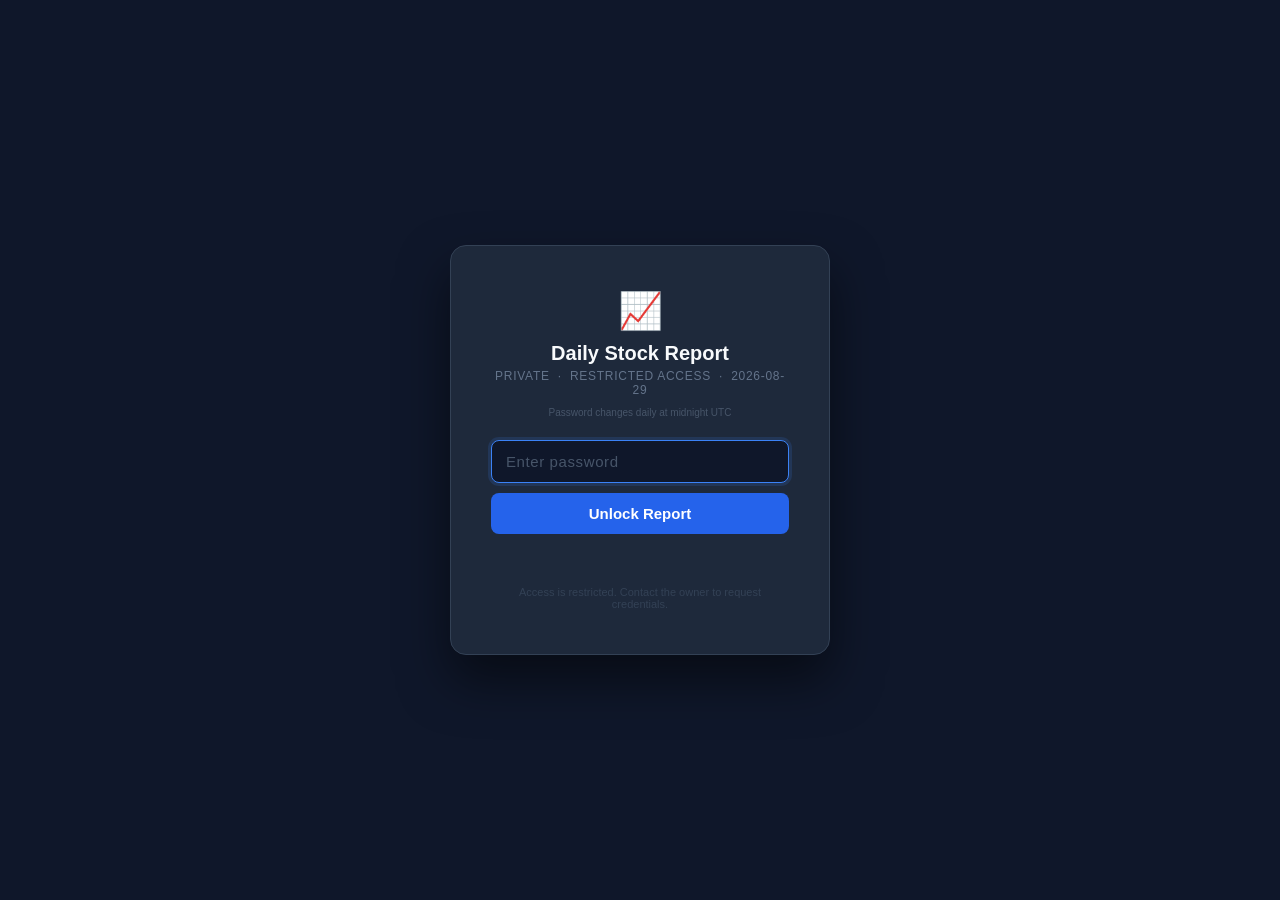
<file: docs/index.html>
<!DOCTYPE html>
<html lang="en">
<head>
  <meta charset="UTF-8">
  <meta name="viewport" content="width=device-width, initial-scale=1.0">
  <title>Stock Report</title>
  <style>
    *, *::before, *::after { box-sizing: border-box; margin: 0; padding: 0; }

    body {
      font-family: -apple-system, BlinkMacSystemFont, 'Segoe UI', sans-serif;
      background: #0f172a;
      min-height: 100vh;
      display: flex;
      align-items: center;
      justify-content: center;
    }

    /* ── Login gate ── */
    #gate {
      background: #1e293b;
      border: 1px solid #334155;
      border-radius: 16px;
      padding: 44px 40px;
      width: 100%;
      max-width: 380px;
      text-align: center;
      box-shadow: 0 25px 50px rgba(0,0,0,.5);
    }
    #gate .logo {
      font-size: 36px;
      margin-bottom: 10px;
    }
    #gate h1 {
      color: #f8fafc;
      font-size: 20px;
      font-weight: 700;
      margin-bottom: 4px;
    }
    #gate .subtitle {
      color: #64748b;
      font-size: 12px;
      margin-bottom: 28px;
      text-transform: uppercase;
      letter-spacing: 0.06em;
    }
    #gate input {
      width: 100%;
      padding: 12px 14px;
      background: #0f172a;
      border: 1px solid #475569;
      border-radius: 8px;
      color: #f8fafc;
      font-size: 15px;
      letter-spacing: 0.15em;
      outline: none;
      transition: border-color .2s;
    }
    #gate input:focus { border-color: #3b82f6; box-shadow: 0 0 0 3px rgba(59,130,246,.15); }
    #gate input::placeholder { letter-spacing: 0.04em; color: #475569; }
    #gate button {
      margin-top: 10px;
      width: 100%;
      padding: 12px;
      background: #2563eb;
      color: #fff;
      border: none;
      border-radius: 8px;
      font-size: 15px;
      font-weight: 600;
      cursor: pointer;
      transition: background .15s, transform .1s;
    }
    #gate button:hover  { background: #1d4ed8; }
    #gate button:active { transform: scale(0.98); }
    #error {
      margin-top: 12px;
      color: #f87171;
      font-size: 13px;
      min-height: 20px;
      font-weight: 500;
    }
    #gate .hint {
      margin-top: 20px;
      color: #334155;
      font-size: 11px;
    }

    /* ── Spinner shown while report loads ── */
    #loading {
      display: none;
      position: fixed;
      inset: 0;
      background: #0f172a;
      align-items: center;
      justify-content: center;
      flex-direction: column;
      gap: 16px;
      color: #94a3b8;
      font-size: 14px;
    }
    #loading.show { display: flex; }
    .spinner {
      width: 36px; height: 36px;
      border: 3px solid #334155;
      border-top-color: #3b82f6;
      border-radius: 50%;
      animation: spin .7s linear infinite;
    }
    @keyframes spin { to { transform: rotate(360deg); } }

    /* ── Report frame ── */
    #report {
      display: none;
      position: fixed;
      inset: 0;
      width: 100%;
      height: 100%;
      border: none;
    }
  </style>
</head>
<body>

  <!-- Password gate -->
  <div id="gate">
    <div class="logo">📈</div>
    <h1>Daily Stock Report</h1>
    <p class="subtitle">Private &nbsp;·&nbsp; Restricted Access &nbsp;·&nbsp; 2026-08-29</p>
    <p style="font-size:10px;color:#475569;margin-top:-18px;margin-bottom:22px;">Password changes daily at midnight UTC</p>
    <input id="pw" type="password" placeholder="Enter password"
           autofocus autocomplete="current-password"
           onkeydown="if(event.key==='Enter') unlock()">
    <button onclick="unlock()">Unlock Report</button>
    <div id="error"></div>
    <p class="hint">Access is restricted. Contact the owner to request credentials.</p>
  </div>

  <!-- Loading overlay -->
  <div id="loading">
    <div class="spinner"></div>
    <span>Loading report…</span>
  </div>

  <!-- Report iframe -->
  <iframe id="report" title="Stock Report"></iframe>

  <script>
    // ─────────────────────────────────────────────────────────────────────────
    // Two hashes are checked — entering EITHER password unlocks the report:
    //
    //   REPORT_HASH  — SHA-256 of today's rotating daily password.
    //                  Changes every calendar day at midnight UTC.
    //                  You receive it in the nightly email.
    //
    //   MASTER_HASH  — SHA-256 of PAGES_PASSWORD (your permanent master word).
    //                  Never rotates. Always works as a backdoor.
    //                  Update PAGES_PASSWORD secret → re-run workflow → done.
    //
    // Both values are injected automatically by the CI workflow.
    // Raw passwords are NEVER stored here — only their SHA-256 hashes.
    // ─────────────────────────────────────────────────────────────────────────
    const REPORT_HASH = "c81dd583428e60b025917c5a5c193a781a3ffc943f926d2a2ca141f0e815e037";   // today's daily password hash  — replaced by CI
    const MASTER_HASH = "1716bed4afb07b54967a8de8a67c885321dedf98ba66b11051ccbeeb54999a59";   // permanent master word hash   — replaced by CI

    const SESSION_KEY = "sr_auth_v1";

    async function sha256(str) {
      const buf = await crypto.subtle.digest(
        "SHA-256", new TextEncoder().encode(str)
      );
      return Array.from(new Uint8Array(buf))
        .map(b => b.toString(16).padStart(2, "0")).join("");
    }

    async function unlock() {
      const pw = document.getElementById("pw").value.trim();
      if (!pw) return;

      const hash = await sha256(pw);

      // Accept today's rotating password OR the permanent master word
      if (hash === REPORT_HASH || hash === MASTER_HASH) {
        // Store in sessionStorage — auth lasts for this browser tab only
        sessionStorage.setItem(SESSION_KEY, "1");
        showReport();
      } else {
        const err = document.getElementById("error");
        err.textContent = "Incorrect password.";
        document.getElementById("pw").value = "";
        document.getElementById("pw").focus();
        // Brief shake animation on the gate
        document.getElementById("gate").animate(
          [{transform:"translateX(-6px)"},{transform:"translateX(6px)"},
           {transform:"translateX(-4px)"},{transform:"translateX(4px)"},
           {transform:"translateX(0)"}],
          {duration: 300}
        );
      }
    }

    function showReport() {
      document.getElementById("gate").style.display    = "none";
      document.getElementById("loading").classList.add("show");
      document.body.style.background = "#fff";

      const frame = document.getElementById("report");
      frame.onload = () => {
        document.getElementById("loading").classList.remove("show");
        frame.style.display = "block";
      };
      frame.src = "report.html";
    }

    // Auto-unlock if already authenticated in this session
    if (sessionStorage.getItem(SESSION_KEY) === "1") {
      showReport();
    }
  </script>
</body>
</html>
</file>
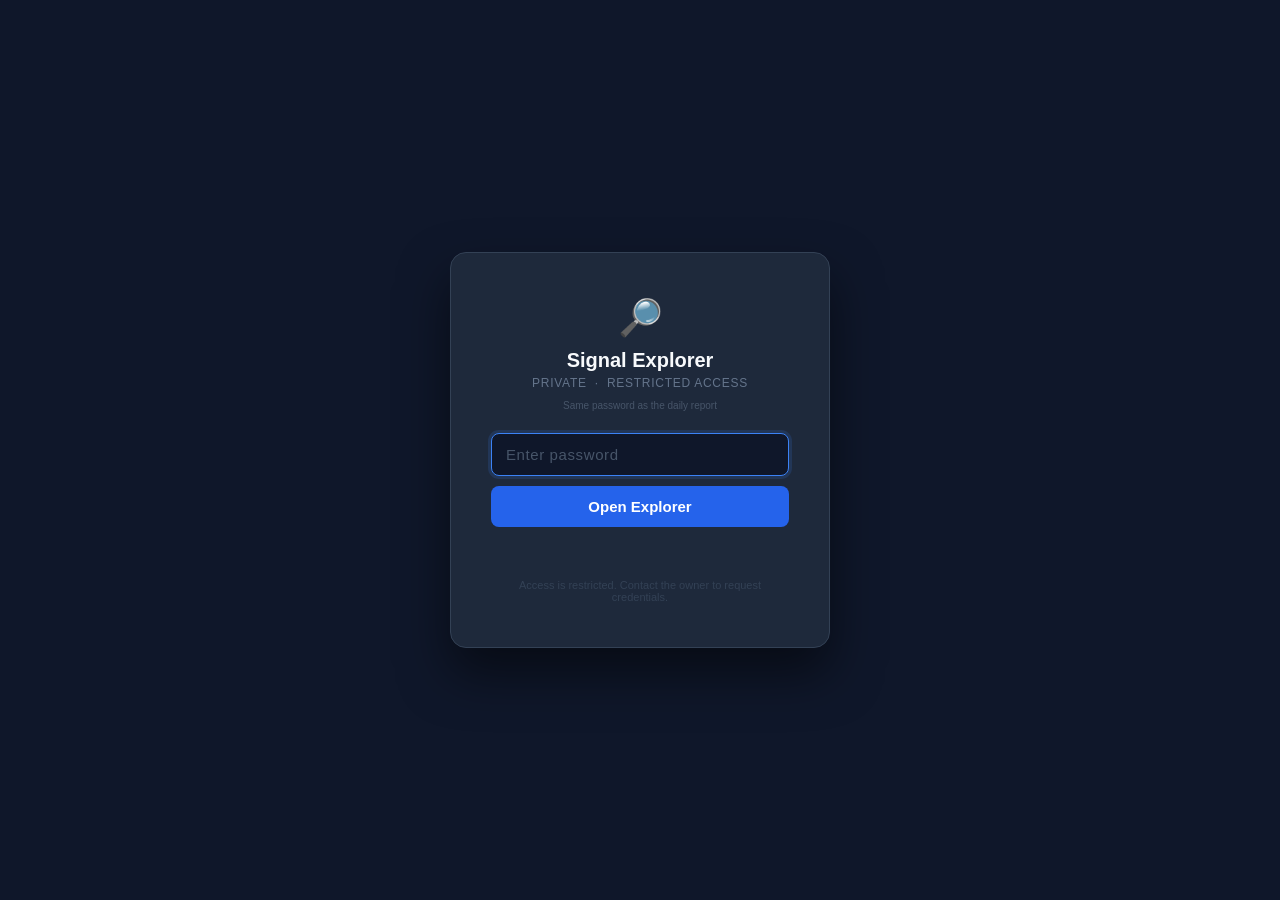
<file: docs/explorer/index.html>
<!DOCTYPE html>
<html lang="en">
<head>
  <meta charset="UTF-8">
  <meta name="viewport" content="width=device-width, initial-scale=1.0">
  <title>Signal Explorer</title>
  <style>
    *, *::before, *::after { box-sizing: border-box; margin: 0; padding: 0; }
    body {
      font-family: -apple-system, BlinkMacSystemFont, 'Segoe UI', sans-serif;
      background: #0f172a; min-height: 100vh;
      display: flex; align-items: center; justify-content: center;
    }
    #gate {
      background: #1e293b; border: 1px solid #334155; border-radius: 16px;
      padding: 44px 40px; width: 100%; max-width: 380px; text-align: center;
      box-shadow: 0 25px 50px rgba(0,0,0,.5);
    }
    #gate .logo { font-size: 36px; margin-bottom: 10px; }
    #gate h1 { color: #f8fafc; font-size: 20px; font-weight: 700; margin-bottom: 4px; }
    #gate .subtitle {
      color: #64748b; font-size: 12px; margin-bottom: 28px;
      text-transform: uppercase; letter-spacing: 0.06em;
    }
    #gate input {
      width: 100%; padding: 12px 14px; background: #0f172a;
      border: 1px solid #475569; border-radius: 8px; color: #f8fafc;
      font-size: 15px; letter-spacing: 0.15em; outline: none; transition: border-color .2s;
    }
    #gate input:focus { border-color: #3b82f6; box-shadow: 0 0 0 3px rgba(59,130,246,.15); }
    #gate input::placeholder { letter-spacing: 0.04em; color: #475569; }
    #gate button {
      margin-top: 10px; width: 100%; padding: 12px; background: #2563eb;
      color: #fff; border: none; border-radius: 8px; font-size: 15px;
      font-weight: 600; cursor: pointer; transition: background .15s, transform .1s;
    }
    #gate button:hover  { background: #1d4ed8; }
    #gate button:active { transform: scale(0.98); }
    #error { margin-top: 12px; color: #f87171; font-size: 13px; min-height: 20px; font-weight: 500; }
    #gate .hint { margin-top: 20px; color: #334155; font-size: 11px; }
    #loading {
      display: none; position: fixed; inset: 0; background: #0f1115;
      align-items: center; justify-content: center; flex-direction: column;
      gap: 16px; color: #94a3b8; font-size: 14px;
    }
    #loading.show { display: flex; }
    .spinner {
      width: 36px; height: 36px; border: 3px solid #334155;
      border-top-color: #3b82f6; border-radius: 50%; animation: spin .7s linear infinite;
    }
    @keyframes spin { to { transform: rotate(360deg); } }
    #app { display: none; position: fixed; inset: 0; width: 100%; height: 100%; border: none; }
  </style>
</head>
<body>

  <!-- Password gate — shares the SAME auth as the main report (sr_auth_v1) -->
  <div id="gate">
    <div class="logo">🔎</div>
    <h1>Signal Explorer</h1>
    <p class="subtitle">Private &nbsp;·&nbsp; Restricted Access</p>
    <p style="font-size:10px;color:#475569;margin-top:-18px;margin-bottom:22px;">
      Same password as the daily report</p>
    <input id="pw" type="password" placeholder="Enter password"
           autofocus autocomplete="current-password"
           onkeydown="if(event.key==='Enter') unlock()">
    <button onclick="unlock()">Open Explorer</button>
    <div id="error"></div>
    <p class="hint">Access is restricted. Contact the owner to request credentials.</p>
  </div>

  <div id="loading"><div class="spinner"></div><span>Loading explorer…</span></div>
  <iframe id="app" title="Signal Explorer"></iframe>

  <script>
    // Same dual-hash scheme + session key as the main report gate (docs/index.html),
    // so unlocking either one unlocks the other within the same browser session.
    // Both hashes are injected by the stock-report-private CI workflow.
    const REPORT_HASH = "c81dd583428e60b025917c5a5c193a781a3ffc943f926d2a2ca141f0e815e037";   // daily — replaced by CI
    const MASTER_HASH = "1716bed4afb07b54967a8de8a67c885321dedf98ba66b11051ccbeeb54999a59";   // master — replaced by CI
    const SESSION_KEY = "sr_auth_v1";

    async function sha256(str) {
      const buf = await crypto.subtle.digest("SHA-256", new TextEncoder().encode(str));
      return Array.from(new Uint8Array(buf)).map(b => b.toString(16).padStart(2, "0")).join("");
    }
    async function unlock() {
      const pw = document.getElementById("pw").value.trim();
      if (!pw) return;
      const hash = await sha256(pw);
      if (hash === REPORT_HASH || hash === MASTER_HASH) {
        sessionStorage.setItem(SESSION_KEY, "1");
        showApp();
      } else {
        document.getElementById("error").textContent = "Incorrect password.";
        document.getElementById("pw").value = "";
        document.getElementById("pw").focus();
        document.getElementById("gate").animate(
          [{transform:"translateX(-6px)"},{transform:"translateX(6px)"},
           {transform:"translateX(-4px)"},{transform:"translateX(4px)"},
           {transform:"translateX(0)"}], {duration: 300});
      }
    }
    function showApp() {
      document.getElementById("gate").style.display = "none";
      document.getElementById("loading").classList.add("show");
      const frame = document.getElementById("app");
      frame.onload = () => {
        document.getElementById("loading").classList.remove("show");
        frame.style.display = "block";
      };
      frame.src = "home.html";
    }
    if (sessionStorage.getItem(SESSION_KEY) === "1") { showApp(); }
  </script>
</body>
</html>
</file>
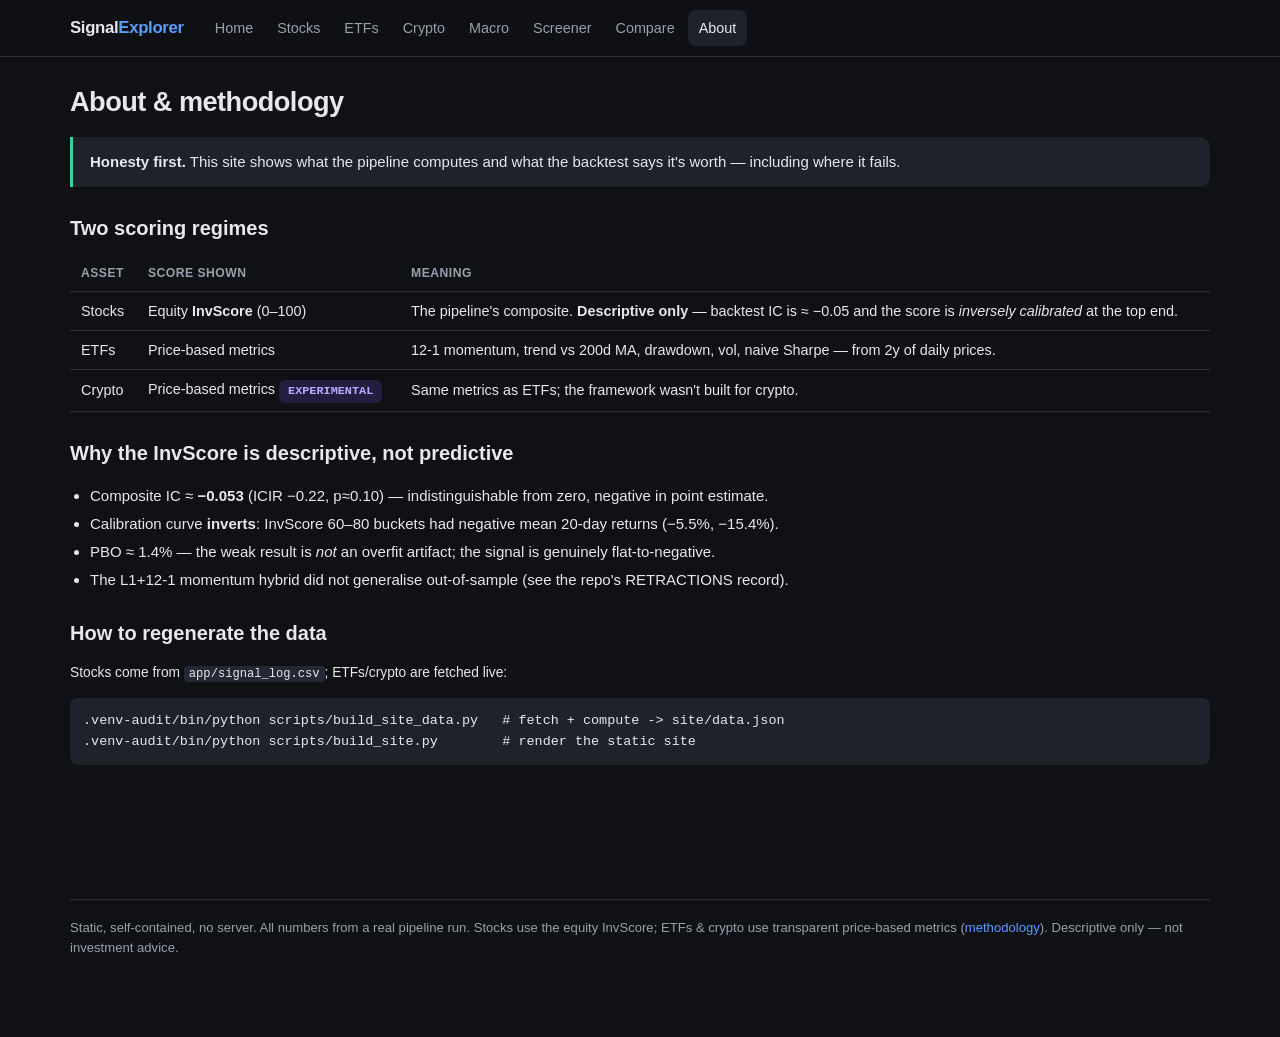
<file: docs/explorer/about.html>
<!DOCTYPE html><html lang="en"><head>
<meta charset="utf-8"><meta name="viewport" content="width=device-width,initial-scale=1">
<title>About — Signal Explorer</title>
<link rel="stylesheet" href="styles.css">
<script src="data.js"></script>
<script src="app.js"></script>
</head><body>
<header class="top"><div class="row"><div class="brand">Signal<span>Explorer</span></div><nav><a href="home.html">Home</a><a href="stocks.html">Stocks</a><a href="etfs.html">ETFs</a><a href="crypto.html">Crypto</a><a href="macro.html">Macro</a><a href="screener.html">Screener</a><a href="compare.html">Compare</a><a href="about.html" class="active">About</a></nav></div></header>
<div class="wrap">
<h1>About &amp; methodology</h1>
<div class="callout good"><b>Honesty first.</b> This site shows what the pipeline computes and what the
backtest says it's worth — including where it fails.</div>
<h2>Two scoring regimes</h2>
<table>
<thead><tr><th>Asset</th><th>Score shown</th><th>Meaning</th></tr></thead>
<tbody>
<tr><td>Stocks</td><td>Equity <b>InvScore</b> (0–100)</td><td>The pipeline's composite. <b>Descriptive only</b> —
  backtest IC is ≈ −0.05 and the score is <em>inversely calibrated</em> at the top end.</td></tr>
<tr><td>ETFs</td><td>Price-based metrics</td><td>12-1 momentum, trend vs 200d MA, drawdown, vol, naive Sharpe — from 2y of daily prices.</td></tr>
<tr><td>Crypto</td><td>Price-based metrics <span class="verdict v-exp">EXPERIMENTAL</span></td>
  <td>Same metrics as ETFs; the framework wasn't built for crypto.</td></tr>
</tbody></table>
<h2>Why the InvScore is descriptive, not predictive</h2>
<ul class="clean">
<li>Composite IC ≈ <b>−0.053</b> (ICIR −0.22, p≈0.10) — indistinguishable from zero, negative in point estimate.</li>
<li>Calibration curve <b>inverts</b>: InvScore 60–80 buckets had negative mean 20-day returns (−5.5%, −15.4%).</li>
<li>PBO ≈ 1.4% — the weak result is <em>not</em> an overfit artifact; the signal is genuinely flat-to-negative.</li>
<li>The L1+12-1 momentum hybrid did not generalise out-of-sample (see the repo's RETRACTIONS record).</li>
</ul>
<h2>How to regenerate the data</h2>
<p class="small">Stocks come from <code>app/signal_log.csv</code>; ETFs/crypto are fetched live:</p>
<pre style="font-family:var(--mono);font-size:.84rem;background:var(--panel2);padding:13px;border-radius:8px;overflow:auto">.venv-audit/bin/python scripts/build_site_data.py   # fetch + compute -> site/data.json
.venv-audit/bin/python scripts/build_site.py        # render the static site</pre>
</div>
<div class="wrap"><footer>
Static, self-contained, no server. All numbers from a real pipeline run.
Stocks use the equity InvScore; ETFs &amp; crypto use transparent price-based metrics
(<a href="about.html">methodology</a>). Descriptive only — not investment advice.
</footer></div>
</body></html>
</file>
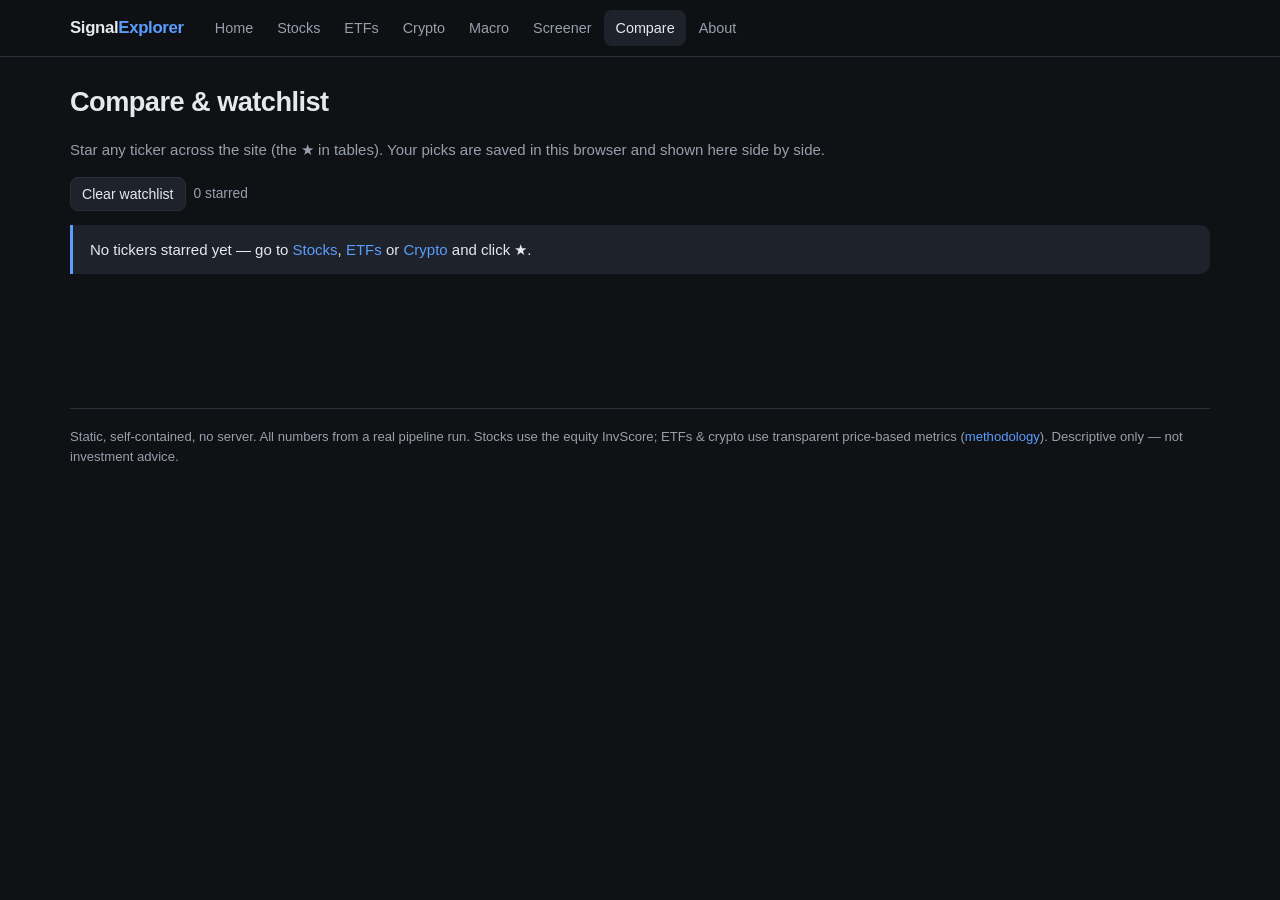
<file: docs/explorer/compare.html>
<!DOCTYPE html><html lang="en"><head>
<meta charset="utf-8"><meta name="viewport" content="width=device-width,initial-scale=1">
<title>Compare — Signal Explorer</title>
<link rel="stylesheet" href="styles.css">
<script src="data.js"></script>
<script src="app.js"></script>
</head><body>
<header class="top"><div class="row"><div class="brand">Signal<span>Explorer</span></div><nav><a href="home.html">Home</a><a href="stocks.html">Stocks</a><a href="etfs.html">ETFs</a><a href="crypto.html">Crypto</a><a href="macro.html">Macro</a><a href="screener.html">Screener</a><a href="compare.html" class="active">Compare</a><a href="about.html">About</a></nav></div></header>
<div class="wrap">
<h1>Compare &amp; watchlist</h1>
<p class="sub">Star any ticker across the site (the ★ in tables). Your picks are saved in this browser
and shown here side by side.</p>
<div class="controls"><button class="btn" id="clear">Clear watchlist</button>
<span class="small muted" id="count"></span></div>
<div id="empty" class="callout" style="display:none">No tickers starred yet — go to
<a href="stocks.html">Stocks</a>, <a href="etfs.html">ETFs</a> or
<a href="crypto.html">Crypto</a> and click ★.</div>
<div class="card tight" id="cmpwrap"><table id="tbl"><thead><tr>
<th>Ticker</th><th>Asset</th><th>Sector</th><th class="num">Score / 12-1</th>
<th class="num">Hit 20d</th><th class="num">Avg/3m</th><th class="num">Max DD</th><th></th>
</tr></thead><tbody></tbody></table></div>
<script>
const D=window.SITE_DATA;
function lookup(id){const [a,t]=id.split(":");
  if(a==="stock"){const s=D.stocks.find(x=>x.ticker===t);return s&&{...s,_a:a};}
  const arr=a==="etf"?D.etfs:D.crypto;const r=(arr||[]).find(x=>x.ticker===t);return r&&{...r,_a:a};}
function render(){
  const ids=wlGet();$("#count").textContent=`${ids.length} starred`;
  $("#empty").style.display=ids.length?"none":"block";
  $("#cmpwrap").style.display=ids.length?"block":"none";
  const tb=$("#tbl tbody");tb.innerHTML="";
  ids.forEach(id=>{const r=lookup(id);if(!r)return;
    const isStock=r._a==="stock";const m=r.metrics||{};
    const tr=el("tr");
    const score=isStock?`<span class="val ${invClass(r.inv_score)}">${r.inv_score??"—"}</span>`
      :`<span style="color:${colNum(m.mom_12_1)}">${pct(m.mom_12_1)}</span>`;
    tr.innerHTML=`<td><a href="${tickerHref(r._a,r.ticker)}"><b>${r.ticker.replace('-USD','')}</b></a></td>
     <td><span class="pill">${r._a}</span></td><td class="muted small">${r.sector||r.name||"—"}</td>
     <td class="num">${score}</td>
     <td class="num">${isStock?pctRaw(r.hit_rate_20d):"—"}</td>
     <td class="num" style="color:${colNum(isStock?r.avg_return_20d_pct:m.ret_3m)}">${pct(isStock?r.avg_return_20d_pct:m.ret_3m)}</td>
     <td class="num" style="color:var(--bad)">${isStock?"—":pct(m.max_drawdown)}</td>
     <td><span class="star on" data-id="${id}">★</span></td>`;
    tr.querySelector(".star").onclick=()=>{wlToggle(id);render();};
    tb.appendChild(tr);});
}
$("#clear").onclick=()=>{localStorage.removeItem(WL_KEY);render();};
render();
</script></div>
<div class="wrap"><footer>
Static, self-contained, no server. All numbers from a real pipeline run.
Stocks use the equity InvScore; ETFs &amp; crypto use transparent price-based metrics
(<a href="about.html">methodology</a>). Descriptive only — not investment advice.
</footer></div>
</body></html>
</file>
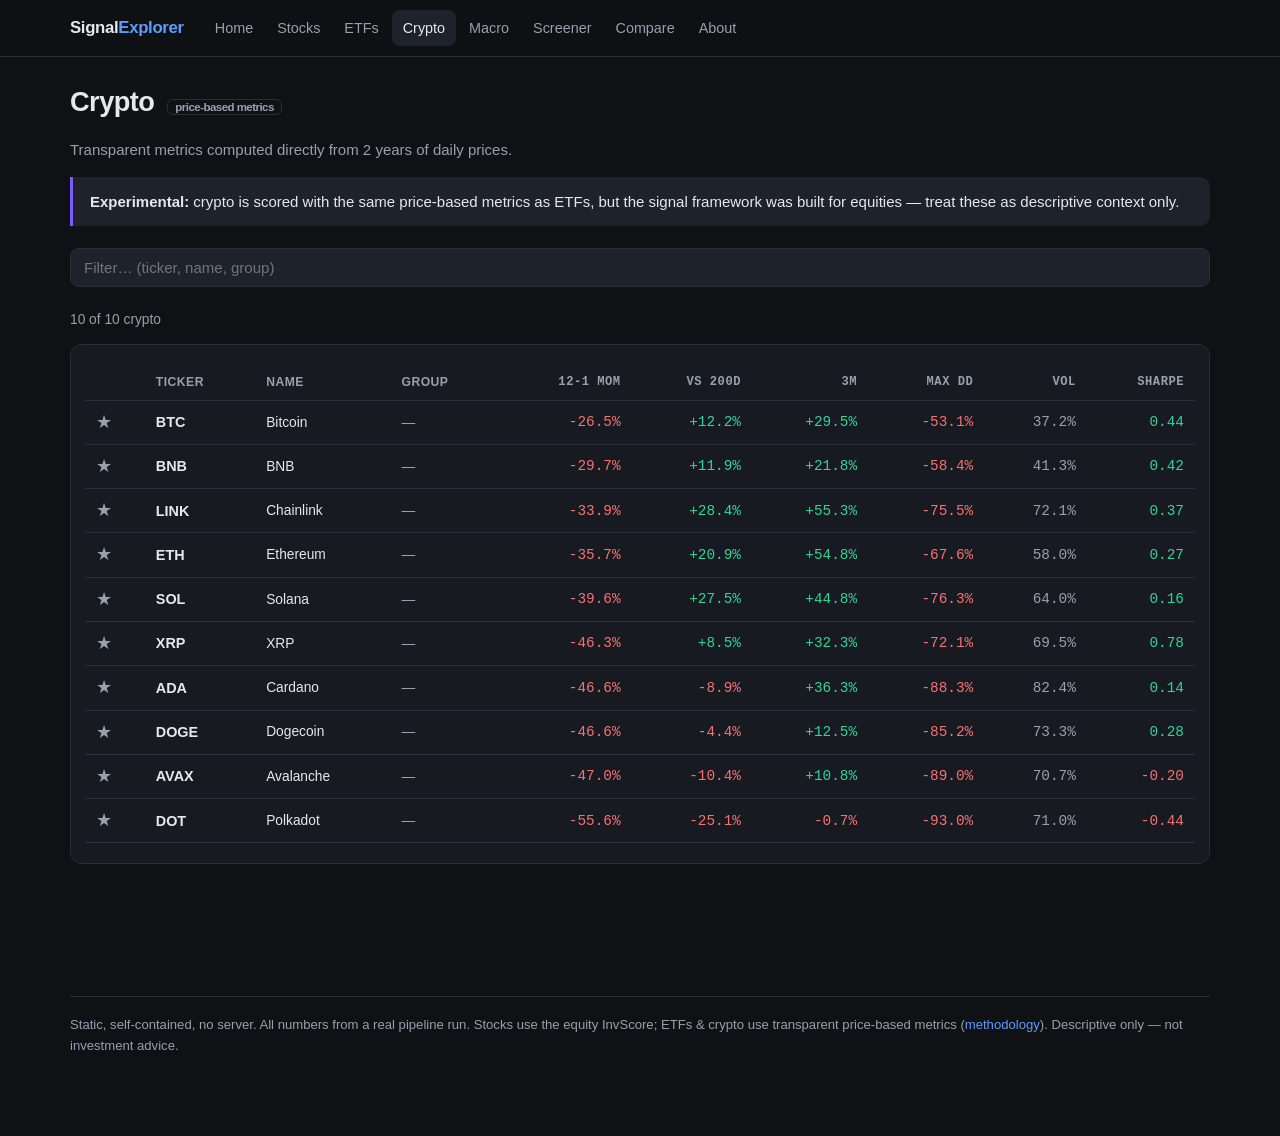
<file: docs/explorer/crypto.html>
<!DOCTYPE html><html lang="en"><head>
<meta charset="utf-8"><meta name="viewport" content="width=device-width,initial-scale=1">
<title>Crypto — Signal Explorer</title>
<link rel="stylesheet" href="styles.css">
<script src="data.js"></script>
<script src="app.js"></script>
</head><body>
<header class="top"><div class="row"><div class="brand">Signal<span>Explorer</span></div><nav><a href="home.html">Home</a><a href="stocks.html">Stocks</a><a href="etfs.html">ETFs</a><a href="crypto.html" class="active">Crypto</a><a href="macro.html">Macro</a><a href="screener.html">Screener</a><a href="compare.html">Compare</a><a href="about.html">About</a></nav></div></header>
<div class="wrap">
<h1>Crypto <span class="tag">price-based metrics</span></h1>
<p class="sub">Transparent metrics computed directly from 2 years of daily prices.</p>
<div class="callout exp"><b>Experimental:</b> crypto is scored with the same price-based metrics as ETFs, but the signal framework was built for equities — treat these as descriptive context only.</div>
<input class="search" id="q" placeholder="Filter… (ticker, name, group)">
<p class="small muted" id="count"></p>
<div class="card tight"><table id="tbl"><thead><tr>
<th></th><th data-sort="ticker">Ticker</th><th data-sort="name">Name</th><th data-sort="sector">Group</th>
<th class="num" data-sort="mom_12_1">12-1 mom</th><th class="num" data-sort="trend_200d">vs 200d</th>
<th class="num" data-sort="ret_3m">3m</th><th class="num" data-sort="max_drawdown">Max DD</th>
<th class="num" data-sort="vol_annual">Vol</th><th class="num" data-sort="sharpe_naive">Sharpe</th>
</tr></thead><tbody></tbody></table></div>
<script>
const KIND="crypto";
const rows=()=>window.SITE_DATA[KIND];
const mv=(r,k)=>["ticker","name","sector"].includes(k)?r[k]:r.metrics[k];
function row(r){
  const m=r.metrics, tr=el("tr");
  tr.onclick=e=>{if(e.target.closest(".star"))return;location.href=tickerHref(KIND,r.ticker);};
  const id=KIND+":"+r.ticker;
  tr.innerHTML=`<td><span class="star ${wlHas(id)?'on':''}" data-id="${id}">★</span></td>
   <td><b>${r.ticker.replace('-USD','')}</b></td><td class="small">${r.name}</td>
   <td class="muted small">${r.sector||"—"}</td>
   <td class="num" style="color:${colNum(m.mom_12_1)}">${pct(m.mom_12_1)}</td>
   <td class="num" style="color:${colNum(m.trend_200d)}">${pct(m.trend_200d)}</td>
   <td class="num" style="color:${colNum(m.ret_3m)}">${pct(m.ret_3m)}</td>
   <td class="num" style="color:var(--bad)">${pct(m.max_drawdown)}</td>
   <td class="num muted">${num(m.vol_annual,1,"%")}</td>
   <td class="num" style="color:${colNum(m.sharpe_naive)}">${num(m.sharpe_naive,2)}</td>`;
  tr.querySelector(".star").onclick=ev=>{const on=wlToggle(id);ev.currentTarget.classList.toggle("on",on);};
  return tr;
}
makeTable("#tbl tbody",rows,row,{tableSel:"#tbl",searchSel:"#q",sortKey:"mom_12_1",val:mv,
 strCols:["ticker","name","sector"],searchText:r=>r.ticker+" "+r.name+" "+r.sector,
 onCount:n=>$("#count").textContent=`${n} of ${rows().length} crypto`});
</script></div>
<div class="wrap"><footer>
Static, self-contained, no server. All numbers from a real pipeline run.
Stocks use the equity InvScore; ETFs &amp; crypto use transparent price-based metrics
(<a href="about.html">methodology</a>). Descriptive only — not investment advice.
</footer></div>
</body></html>
</file>
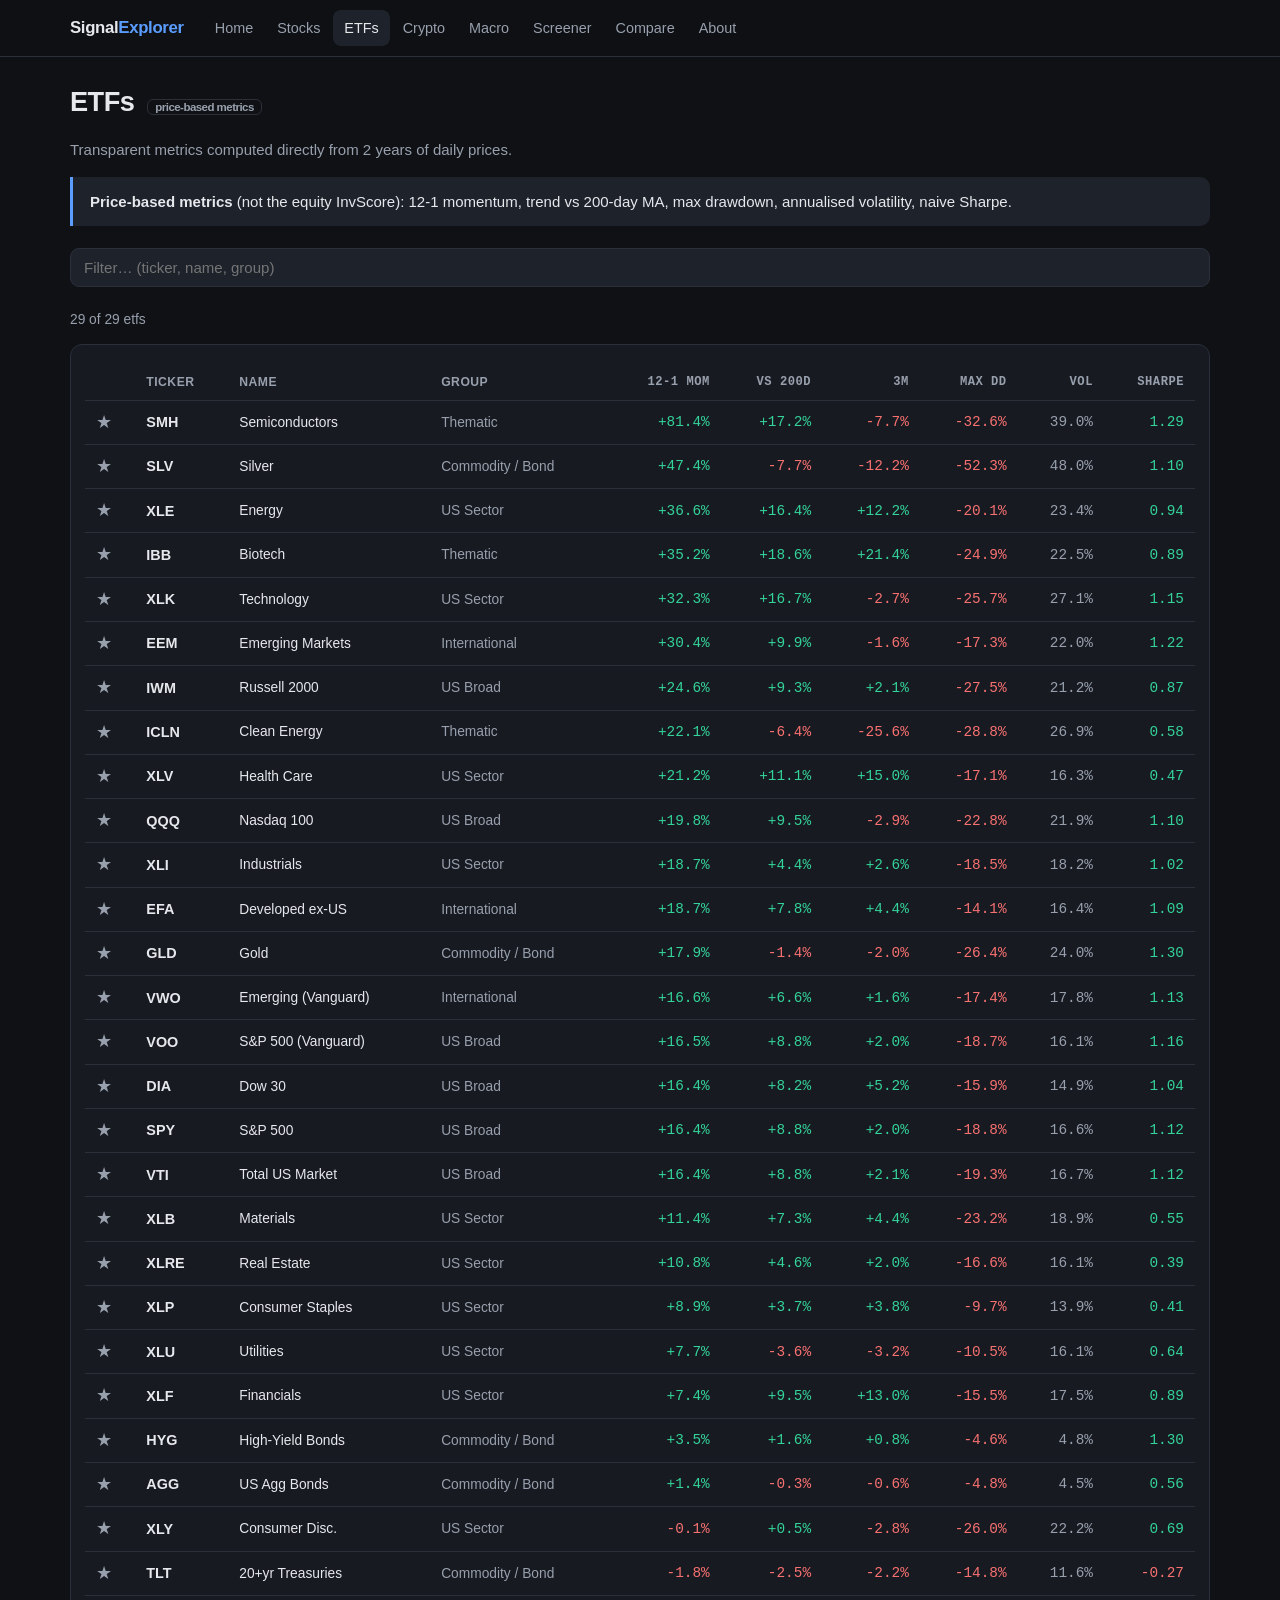
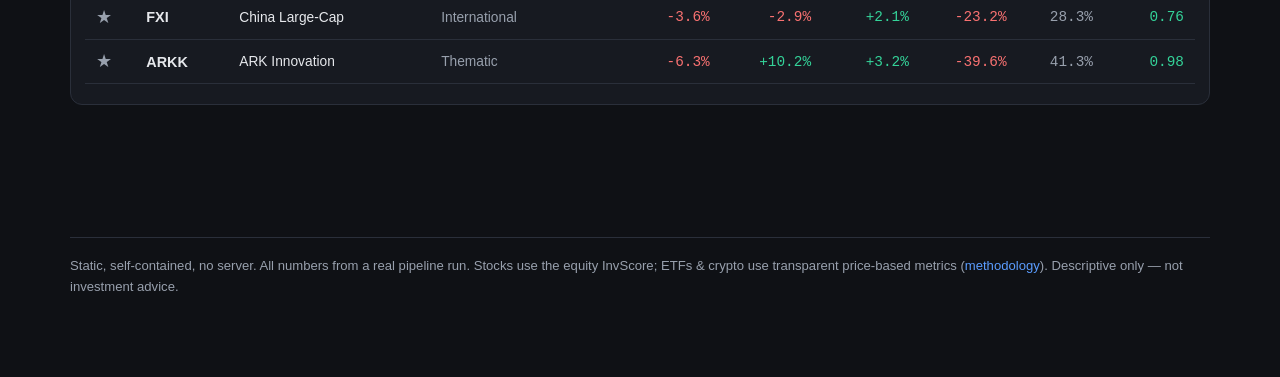
<file: docs/explorer/etfs.html>
<!DOCTYPE html><html lang="en"><head>
<meta charset="utf-8"><meta name="viewport" content="width=device-width,initial-scale=1">
<title>ETFs — Signal Explorer</title>
<link rel="stylesheet" href="styles.css">
<script src="data.js"></script>
<script src="app.js"></script>
</head><body>
<header class="top"><div class="row"><div class="brand">Signal<span>Explorer</span></div><nav><a href="home.html">Home</a><a href="stocks.html">Stocks</a><a href="etfs.html" class="active">ETFs</a><a href="crypto.html">Crypto</a><a href="macro.html">Macro</a><a href="screener.html">Screener</a><a href="compare.html">Compare</a><a href="about.html">About</a></nav></div></header>
<div class="wrap">
<h1>ETFs <span class="tag">price-based metrics</span></h1>
<p class="sub">Transparent metrics computed directly from 2 years of daily prices.</p>
<div class="callout"><b>Price-based metrics</b> (not the equity InvScore): 12-1 momentum, trend vs 200-day MA, max drawdown, annualised volatility, naive Sharpe.</div>
<input class="search" id="q" placeholder="Filter… (ticker, name, group)">
<p class="small muted" id="count"></p>
<div class="card tight"><table id="tbl"><thead><tr>
<th></th><th data-sort="ticker">Ticker</th><th data-sort="name">Name</th><th data-sort="sector">Group</th>
<th class="num" data-sort="mom_12_1">12-1 mom</th><th class="num" data-sort="trend_200d">vs 200d</th>
<th class="num" data-sort="ret_3m">3m</th><th class="num" data-sort="max_drawdown">Max DD</th>
<th class="num" data-sort="vol_annual">Vol</th><th class="num" data-sort="sharpe_naive">Sharpe</th>
</tr></thead><tbody></tbody></table></div>
<script>
const KIND="etfs";
const rows=()=>window.SITE_DATA[KIND];
const mv=(r,k)=>["ticker","name","sector"].includes(k)?r[k]:r.metrics[k];
function row(r){
  const m=r.metrics, tr=el("tr");
  tr.onclick=e=>{if(e.target.closest(".star"))return;location.href=tickerHref(KIND,r.ticker);};
  const id=KIND+":"+r.ticker;
  tr.innerHTML=`<td><span class="star ${wlHas(id)?'on':''}" data-id="${id}">★</span></td>
   <td><b>${r.ticker.replace('-USD','')}</b></td><td class="small">${r.name}</td>
   <td class="muted small">${r.sector||"—"}</td>
   <td class="num" style="color:${colNum(m.mom_12_1)}">${pct(m.mom_12_1)}</td>
   <td class="num" style="color:${colNum(m.trend_200d)}">${pct(m.trend_200d)}</td>
   <td class="num" style="color:${colNum(m.ret_3m)}">${pct(m.ret_3m)}</td>
   <td class="num" style="color:var(--bad)">${pct(m.max_drawdown)}</td>
   <td class="num muted">${num(m.vol_annual,1,"%")}</td>
   <td class="num" style="color:${colNum(m.sharpe_naive)}">${num(m.sharpe_naive,2)}</td>`;
  tr.querySelector(".star").onclick=ev=>{const on=wlToggle(id);ev.currentTarget.classList.toggle("on",on);};
  return tr;
}
makeTable("#tbl tbody",rows,row,{tableSel:"#tbl",searchSel:"#q",sortKey:"mom_12_1",val:mv,
 strCols:["ticker","name","sector"],searchText:r=>r.ticker+" "+r.name+" "+r.sector,
 onCount:n=>$("#count").textContent=`${n} of ${rows().length} etfs`});
</script></div>
<div class="wrap"><footer>
Static, self-contained, no server. All numbers from a real pipeline run.
Stocks use the equity InvScore; ETFs &amp; crypto use transparent price-based metrics
(<a href="about.html">methodology</a>). Descriptive only — not investment advice.
</footer></div>
</body></html>
</file>
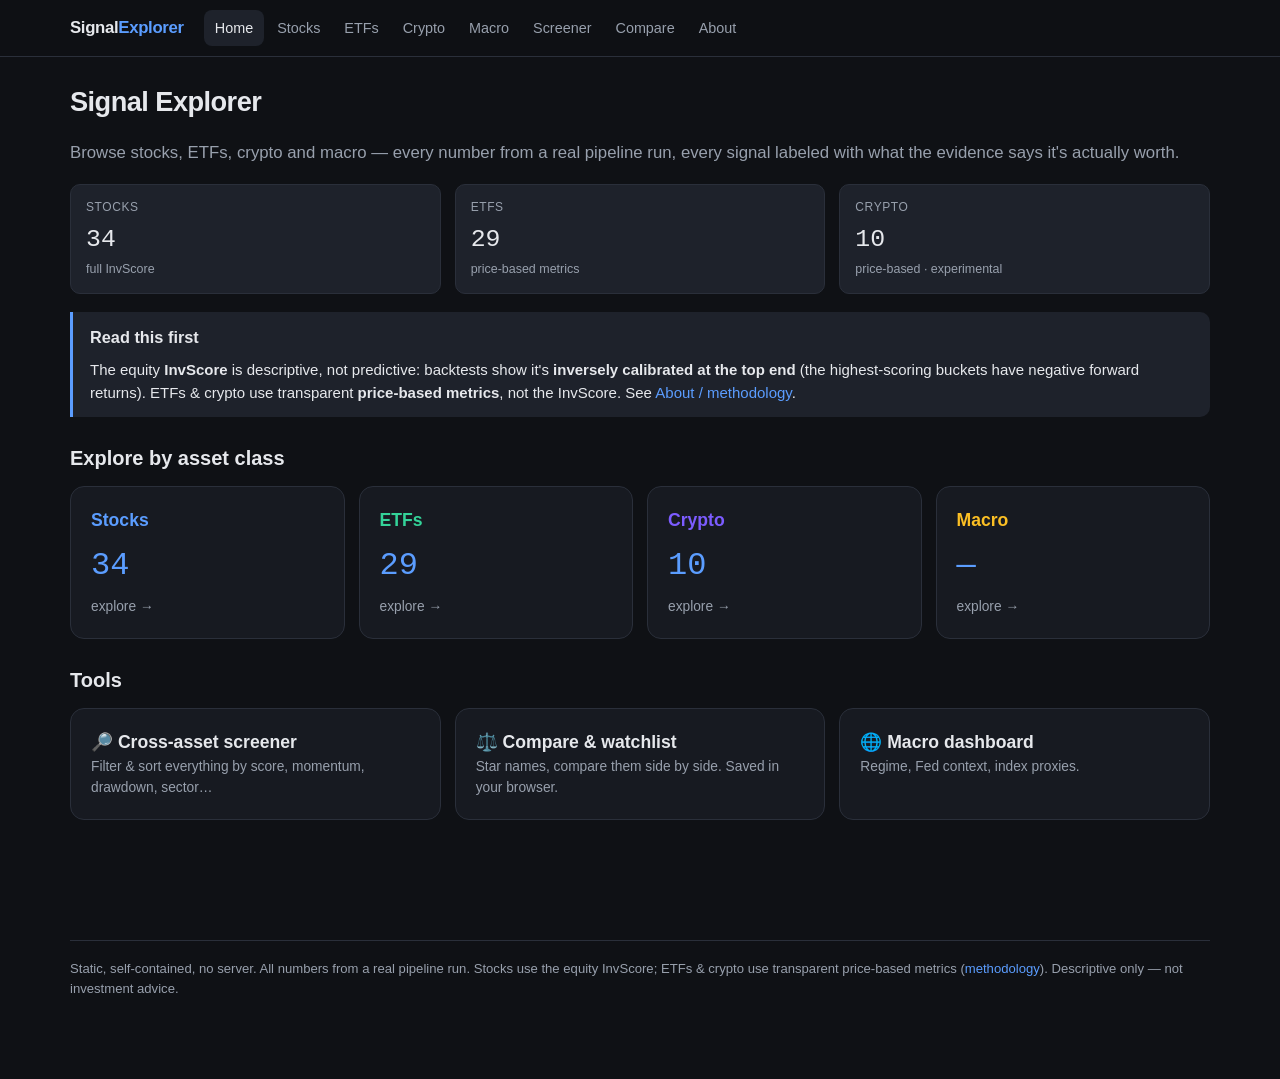
<file: docs/explorer/home.html>
<!DOCTYPE html><html lang="en"><head>
<meta charset="utf-8"><meta name="viewport" content="width=device-width,initial-scale=1">
<title>Home — Signal Explorer</title>
<link rel="stylesheet" href="styles.css">
<script src="data.js"></script>
<script src="app.js"></script>
</head><body>
<header class="top"><div class="row"><div class="brand">Signal<span>Explorer</span></div><nav><a href="home.html" class="active">Home</a><a href="stocks.html">Stocks</a><a href="etfs.html">ETFs</a><a href="crypto.html">Crypto</a><a href="macro.html">Macro</a><a href="screener.html">Screener</a><a href="compare.html">Compare</a><a href="about.html">About</a></nav></div></header>
<div class="wrap">
<h1>Signal Explorer</h1>
<p class="lead sub">Browse stocks, ETFs, crypto and macro — every number from a real pipeline run,
every signal labeled with what the evidence says it's actually worth.</p>
<div class="grid cols-3" id="home-kpis" style="margin:18px 0"></div>
<div class="callout">
  <h3 style="margin-top:0">Read this first</h3>
  The equity <b>InvScore</b> is descriptive, not predictive: backtests show it's
  <b>inversely calibrated at the top end</b> (the highest-scoring buckets have negative forward returns).
  ETFs &amp; crypto use transparent <b>price-based metrics</b>, not the InvScore. See
  <a href="about.html">About / methodology</a>.
</div>
<h2>Explore by asset class</h2>
<div class="grid cols-4" id="home-cards"></div>
<h2>Tools</h2>
<div class="grid cols-3">
  <a class="assetcard" href="screener.html"><div class="name">🔎 Cross-asset screener</div>
    <div class="small muted">Filter &amp; sort everything by score, momentum, drawdown, sector…</div></a>
  <a class="assetcard" href="compare.html"><div class="name">⚖️ Compare &amp; watchlist</div>
    <div class="small muted">Star names, compare them side by side. Saved in your browser.</div></a>
  <a class="assetcard" href="macro.html"><div class="name">🌐 Macro dashboard</div>
    <div class="small muted">Regime, Fed context, index proxies.</div></a>
</div>
<script>
const D=window.SITE_DATA, c=D.counts;
$("#home-kpis").innerHTML=[
 ['Stocks',c.stocks,'full InvScore'],
 ['ETFs',c.etfs,'price-based metrics'],
 ['Crypto',c.crypto,'price-based · experimental']
].map(([l,v,n])=>`<div class="kpi"><div class="label">${l}</div><div class="val">${v}</div><div class="note">${n}</div></div>`).join("");
const cards=[
 ['stocks.html','Stocks',c.stocks,'#5b9dff'],['etfs.html','ETFs',c.etfs,'#34d399'],
 ['crypto.html','Crypto',c.crypto,'#7c5cff'],['macro.html','Macro','—','#fbbf24']];
$("#home-cards").innerHTML=cards.map(([h,n,v,col])=>
 `<a class="assetcard" href="${h}"><div class="name" style="color:${col}">${n}</div>
  <div class="big">${v}</div><div class="small muted">explore →</div></a>`).join("");
</script></div>
<div class="wrap"><footer>
Static, self-contained, no server. All numbers from a real pipeline run.
Stocks use the equity InvScore; ETFs &amp; crypto use transparent price-based metrics
(<a href="about.html">methodology</a>). Descriptive only — not investment advice.
</footer></div>
</body></html>
</file>
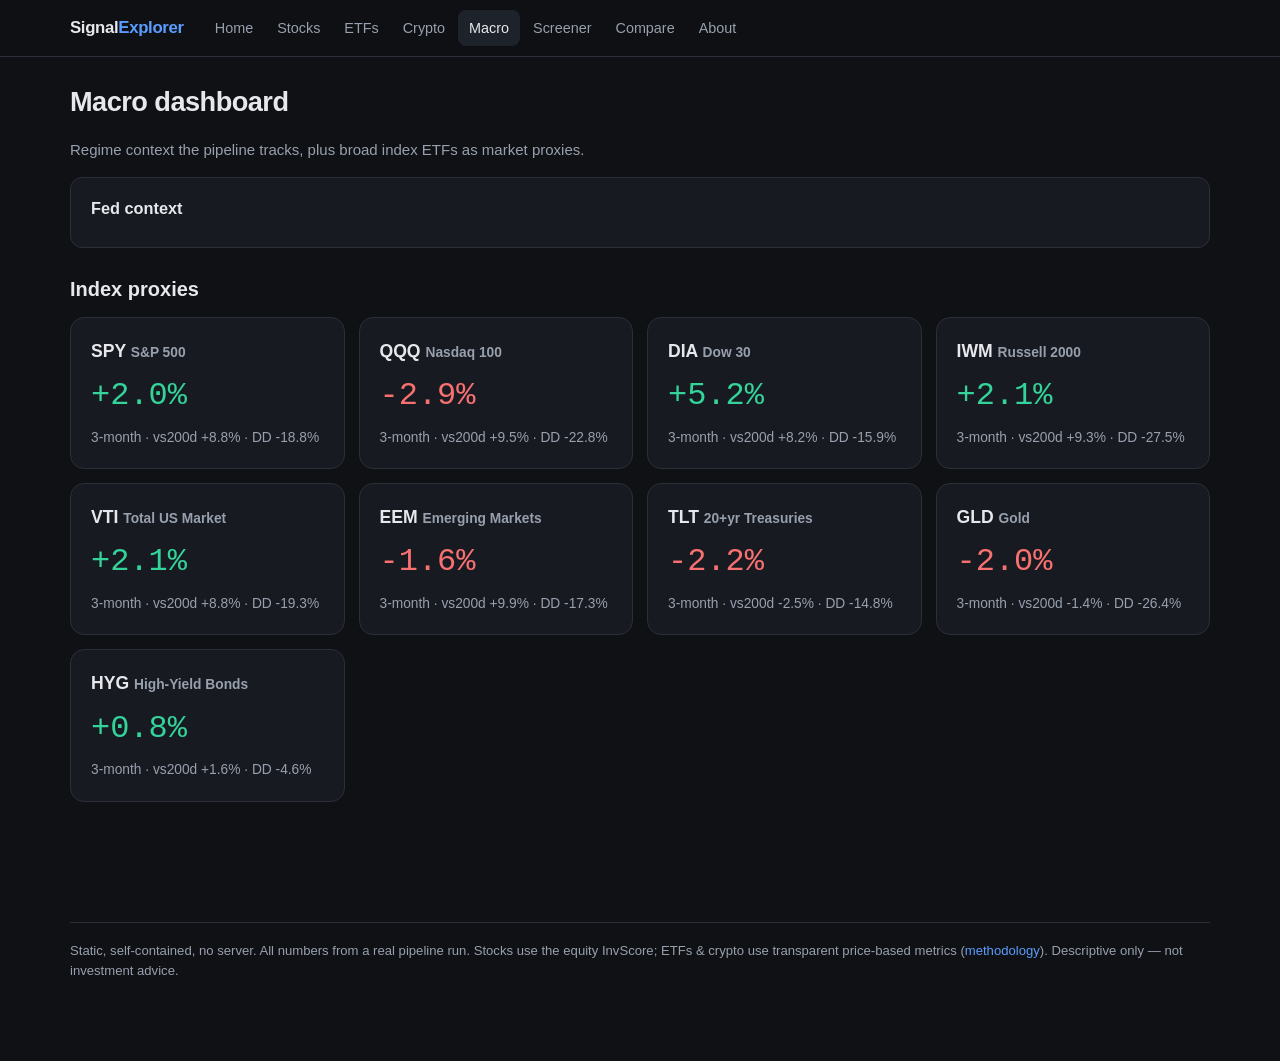
<file: docs/explorer/macro.html>
<!DOCTYPE html><html lang="en"><head>
<meta charset="utf-8"><meta name="viewport" content="width=device-width,initial-scale=1">
<title>Macro — Signal Explorer</title>
<link rel="stylesheet" href="styles.css">
<script src="data.js"></script>
<script src="app.js"></script>
</head><body>
<header class="top"><div class="row"><div class="brand">Signal<span>Explorer</span></div><nav><a href="home.html">Home</a><a href="stocks.html">Stocks</a><a href="etfs.html">ETFs</a><a href="crypto.html">Crypto</a><a href="macro.html" class="active">Macro</a><a href="screener.html">Screener</a><a href="compare.html">Compare</a><a href="about.html">About</a></nav></div></header>
<div class="wrap">
<h1>Macro dashboard</h1>
<p class="sub">Regime context the pipeline tracks, plus broad index ETFs as market proxies.</p>
<div class="card" id="fed"></div>
<h2>Index proxies</h2>
<div class="grid cols-3" id="idx"></div>
<script>
const D=window.SITE_DATA;
const fed=(D.macro&&D.macro.fed)||null;
$("#fed").innerHTML=fed?`<h3 style="margin-top:0">Fed context</h3>`+
  Object.entries(fed).map(([k,v])=>`<div><span class="muted">${k}:</span> <b>${v}</b></div>`).join(""):
  `<h3 style="margin-top:0">Fed context</h3><span class="muted">Snapshot unavailable in this build (macro fetch degraded gracefully).</span>`;
const idxSyms=["SPY","QQQ","DIA","IWM","VTI","EEM","TLT","GLD","HYG"];
const byT={};(D.etfs||[]).forEach(e=>byT[e.ticker]=e);
$("#idx").innerHTML=idxSyms.filter(s=>byT[s]).map(s=>{const e=byT[s],m=e.metrics;
  return `<a class="assetcard" href="${tickerHref('etf',s)}"><div class="name">${s} <span class="small muted">${e.name}</span></div>
   <div class="big" style="color:${colNum(m.ret_3m)}">${pct(m.ret_3m)}</div>
   <div class="small muted">3-month · vs200d ${pct(m.trend_200d)} · DD ${pct(m.max_drawdown)}</div></a>`;}).join("");
</script></div>
<div class="wrap"><footer>
Static, self-contained, no server. All numbers from a real pipeline run.
Stocks use the equity InvScore; ETFs &amp; crypto use transparent price-based metrics
(<a href="about.html">methodology</a>). Descriptive only — not investment advice.
</footer></div>
</body></html>
</file>
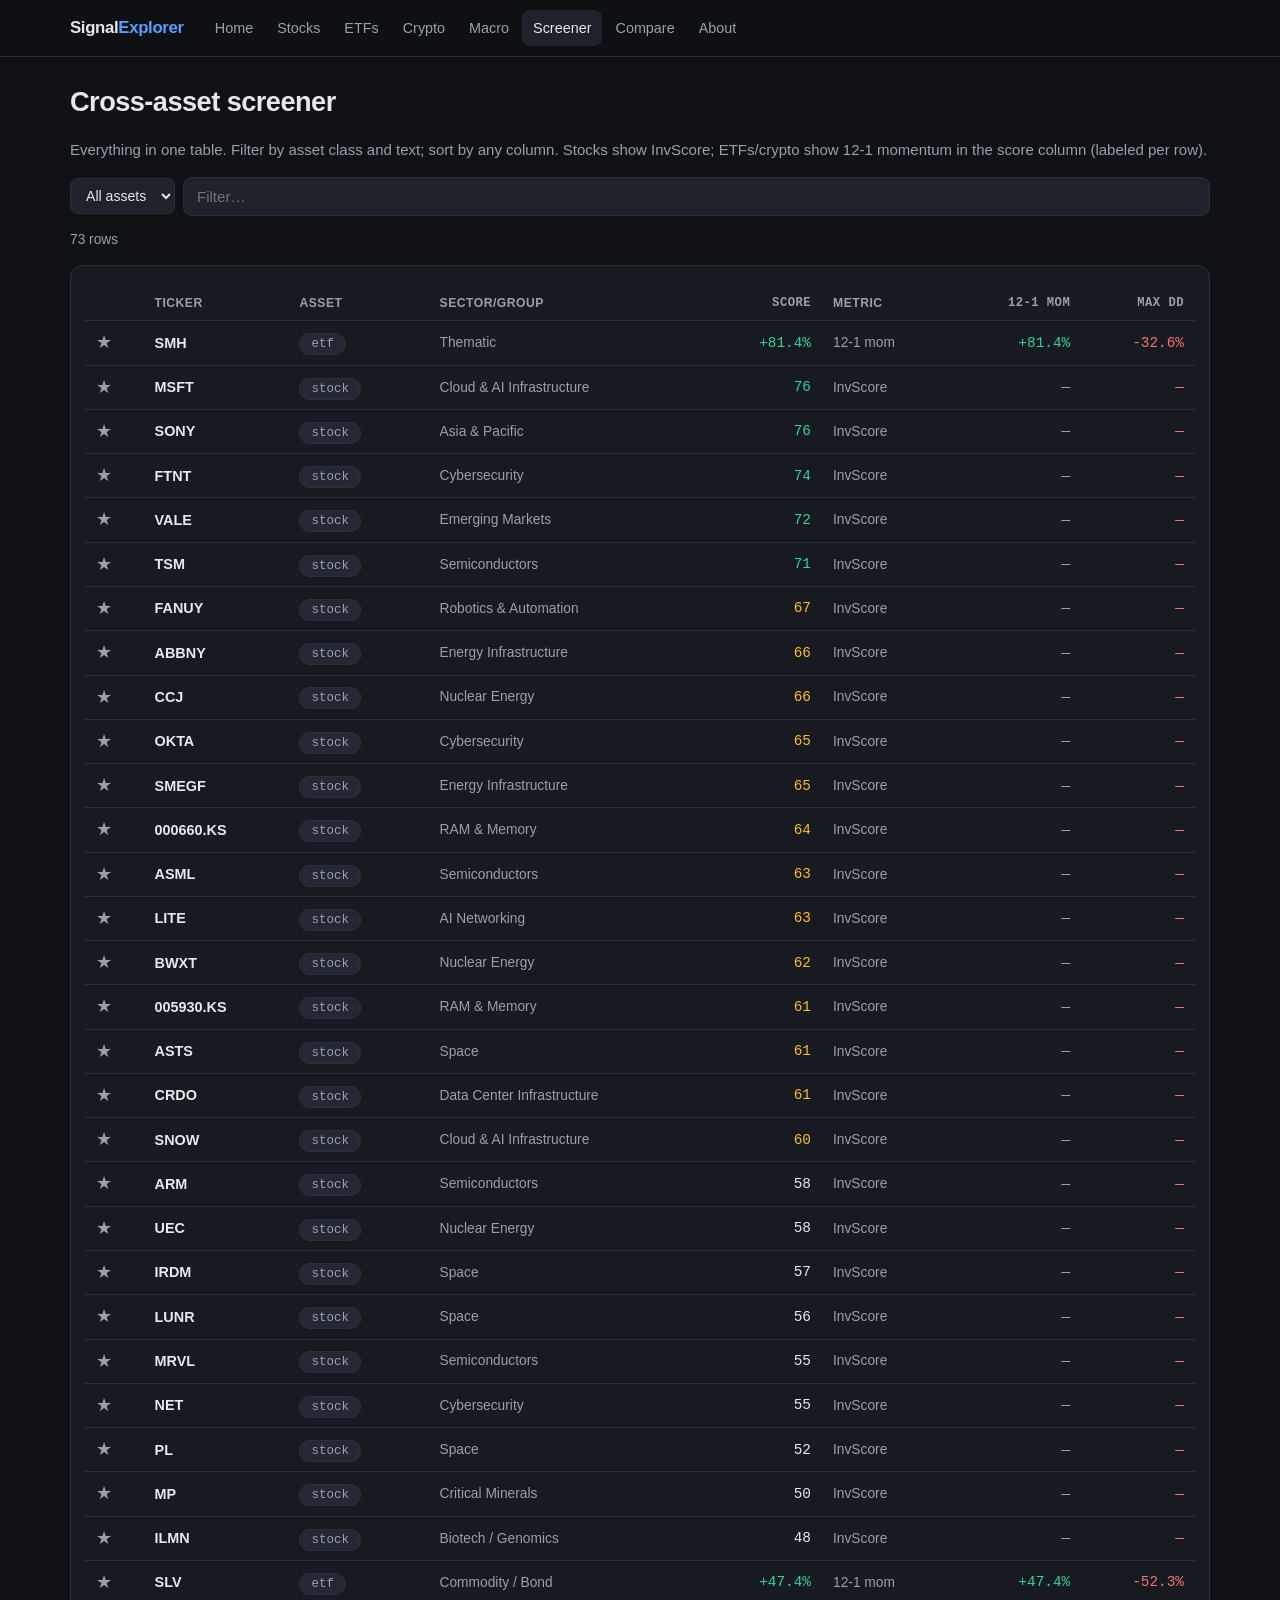
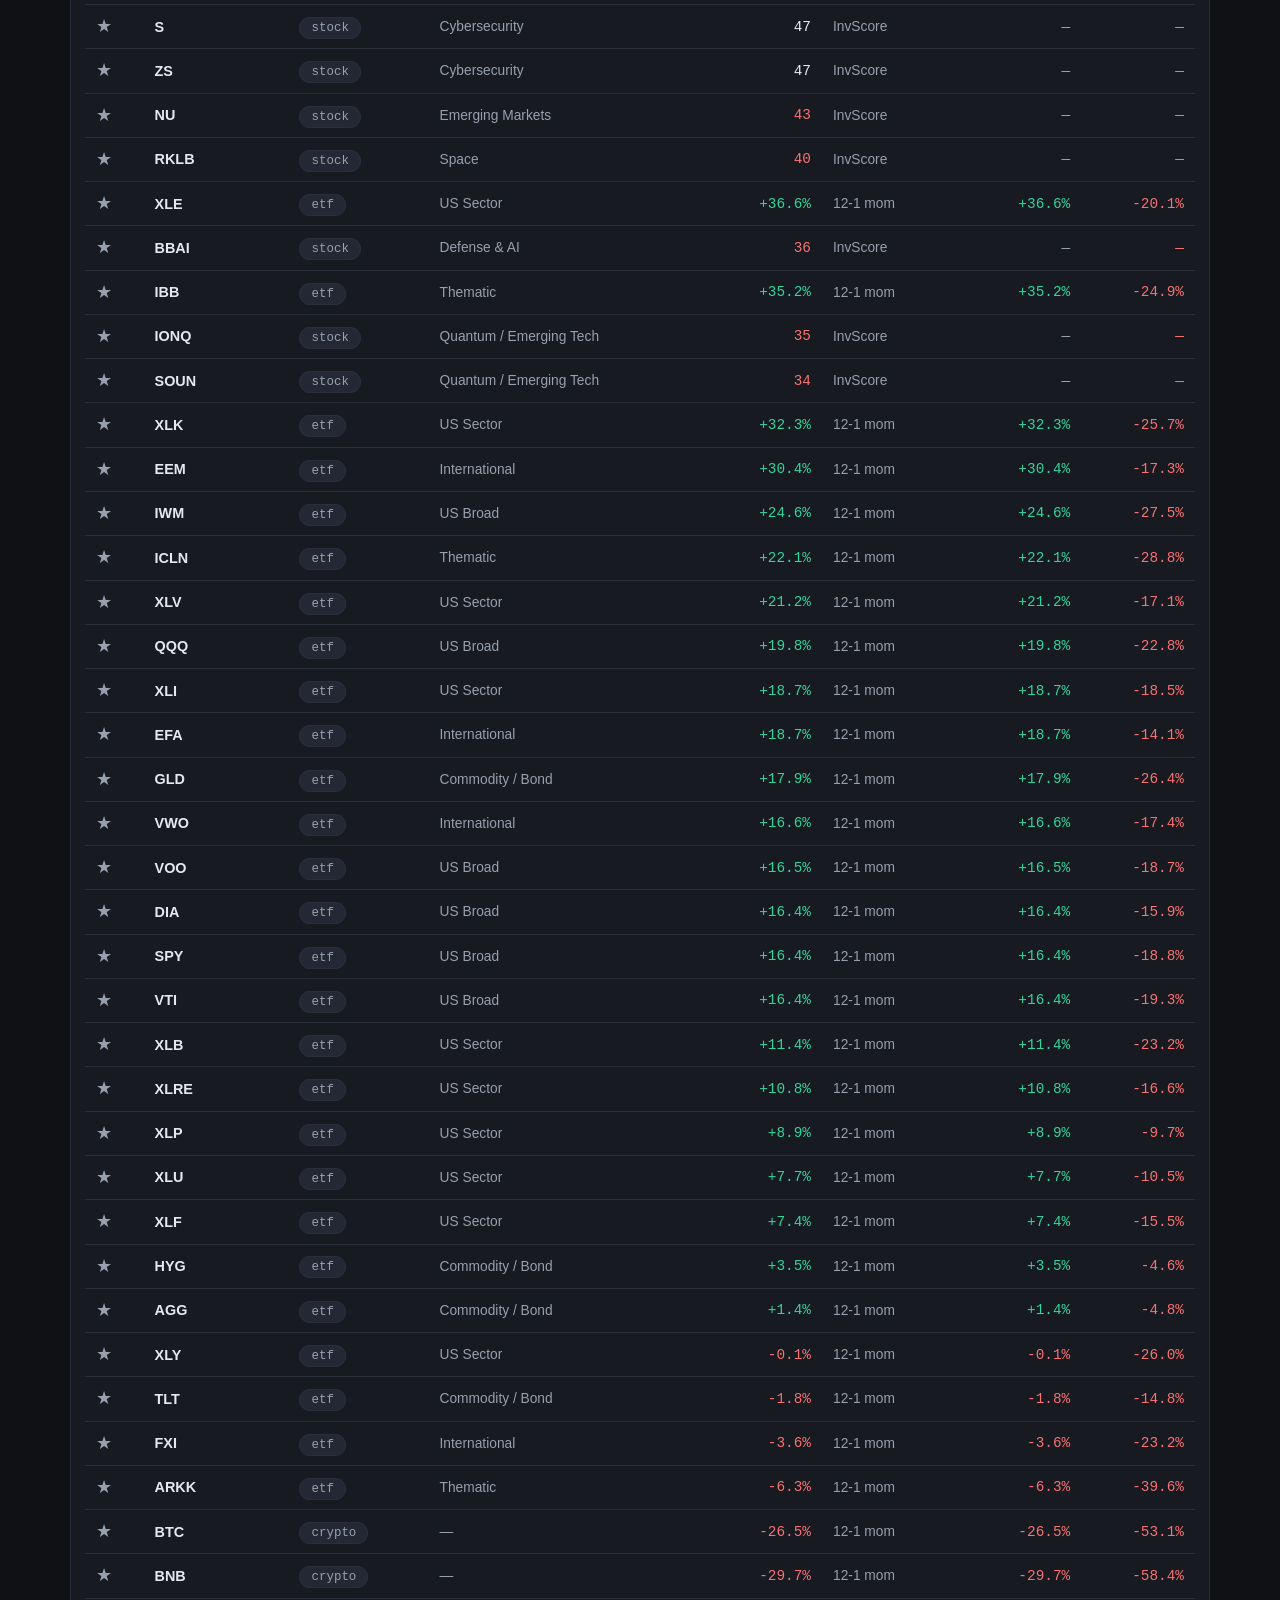
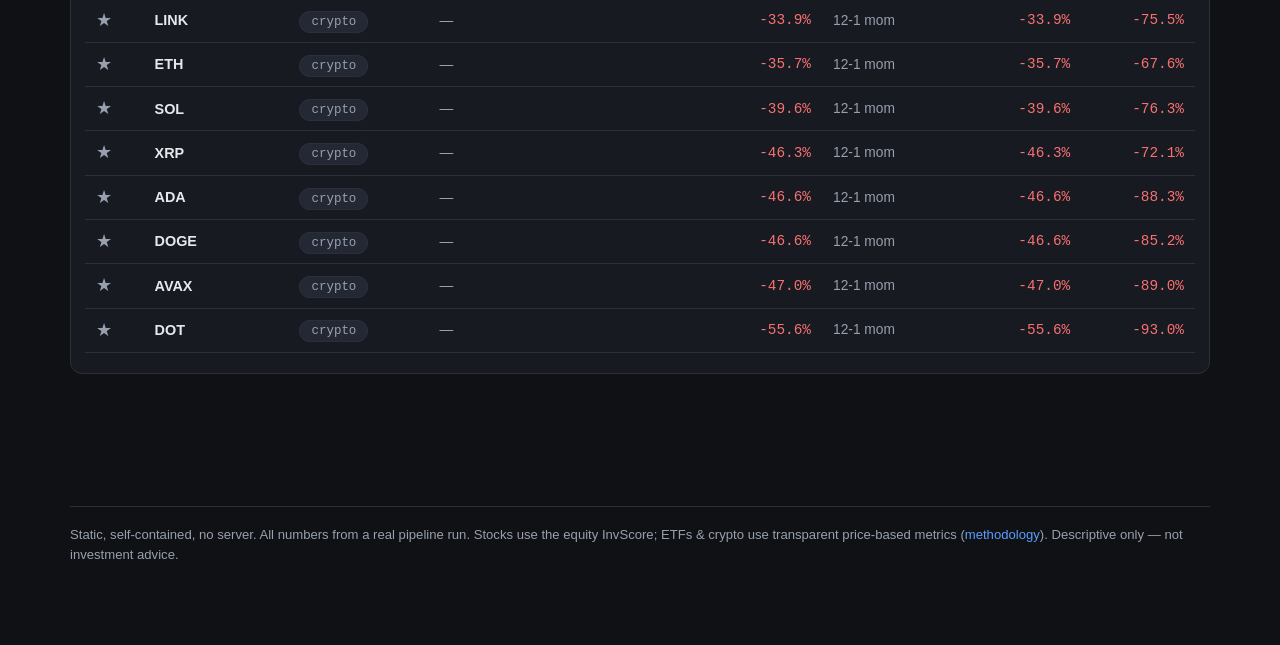
<file: docs/explorer/screener.html>
<!DOCTYPE html><html lang="en"><head>
<meta charset="utf-8"><meta name="viewport" content="width=device-width,initial-scale=1">
<title>Screener — Signal Explorer</title>
<link rel="stylesheet" href="styles.css">
<script src="data.js"></script>
<script src="app.js"></script>
</head><body>
<header class="top"><div class="row"><div class="brand">Signal<span>Explorer</span></div><nav><a href="home.html">Home</a><a href="stocks.html">Stocks</a><a href="etfs.html">ETFs</a><a href="crypto.html">Crypto</a><a href="macro.html">Macro</a><a href="screener.html" class="active">Screener</a><a href="compare.html">Compare</a><a href="about.html">About</a></nav></div></header>
<div class="wrap">
<h1>Cross-asset screener</h1>
<p class="sub">Everything in one table. Filter by asset class and text; sort by any column.
Stocks show InvScore; ETFs/crypto show 12-1 momentum in the score column (labeled per row).</p>
<div class="controls">
  <select id="asset"><option value="all">All assets</option><option value="stock">Stocks</option>
   <option value="etf">ETFs</option><option value="crypto">Crypto</option></select>
  <input class="search" id="q" style="flex:1;margin:0" placeholder="Filter…">
</div>
<p class="small muted" id="count"></p>
<div class="card tight"><table id="tbl"><thead><tr>
<th></th><th data-sort="ticker">Ticker</th><th data-sort="asset">Asset</th><th data-sort="sector">Sector/Group</th>
<th class="num" data-sort="score">Score</th><th data-sort="kind">Metric</th>
<th class="num" data-sort="mom">12-1 mom</th><th class="num" data-sort="dd">Max DD</th>
</tr></thead><tbody></tbody></table></div>
<script>
const D=window.SITE_DATA;
function unified(){
  const out=[];
  D.stocks.forEach(t=>out.push({asset:"stock",ticker:t.ticker,sector:t.sector,
    score:t.inv_score,kind:"InvScore",mom:null,dd:null,_name:t.ticker}));
  ["etfs","crypto"].forEach(k=>(D[k]||[]).forEach(r=>out.push({asset:r.asset,ticker:r.ticker,
    sector:r.sector,score:r.metrics.mom_12_1,kind:"12-1 mom",mom:r.metrics.mom_12_1,
    dd:r.metrics.max_drawdown,_name:r.name})));
  return out;
}
let assetFilter="all";
function row(r){
  const tr=el("tr");tr.onclick=e=>{if(e.target.closest(".star"))return;location.href=tickerHref(r.asset,r.ticker);};
  const id=r.asset+":"+r.ticker;
  const scoreCol=r.kind==="InvScore"?`<span class="val ${invClass(r.score)}">${r.score??"—"}</span>`
    :`<span style="color:${colNum(r.score)}">${pct(r.score)}</span>`;
  tr.innerHTML=`<td><span class="star ${wlHas(id)?'on':''}">★</span></td>
   <td><b>${r.ticker.replace('-USD','')}</b></td>
   <td><span class="pill">${r.asset}</span></td><td class="muted small">${r.sector||"—"}</td>
   <td class="num">${scoreCol}</td><td class="small muted">${r.kind}</td>
   <td class="num" style="color:${colNum(r.mom)}">${pct(r.mom)}</td>
   <td class="num" style="color:var(--bad)">${pct(r.dd)}</td>`;
  tr.querySelector(".star").onclick=ev=>{const on=wlToggle(id);ev.currentTarget.classList.toggle("on",on);};
  return tr;
}
const t=makeTable("#tbl tbody",unified,row,{tableSel:"#tbl",searchSel:"#q",sortKey:"score",
 strCols:["ticker","asset","sector","kind"],searchText:r=>r.ticker+" "+r._name+" "+r.sector+" "+r.asset,
 onCount:n=>$("#count").textContent=`${n} rows`});
$("#asset").addEventListener("change",e=>{assetFilter=e.target.value;
 t.setExtra(assetFilter==="all"?null:r=>r.asset===assetFilter);});
</script></div>
<div class="wrap"><footer>
Static, self-contained, no server. All numbers from a real pipeline run.
Stocks use the equity InvScore; ETFs &amp; crypto use transparent price-based metrics
(<a href="about.html">methodology</a>). Descriptive only — not investment advice.
</footer></div>
</body></html>
</file>
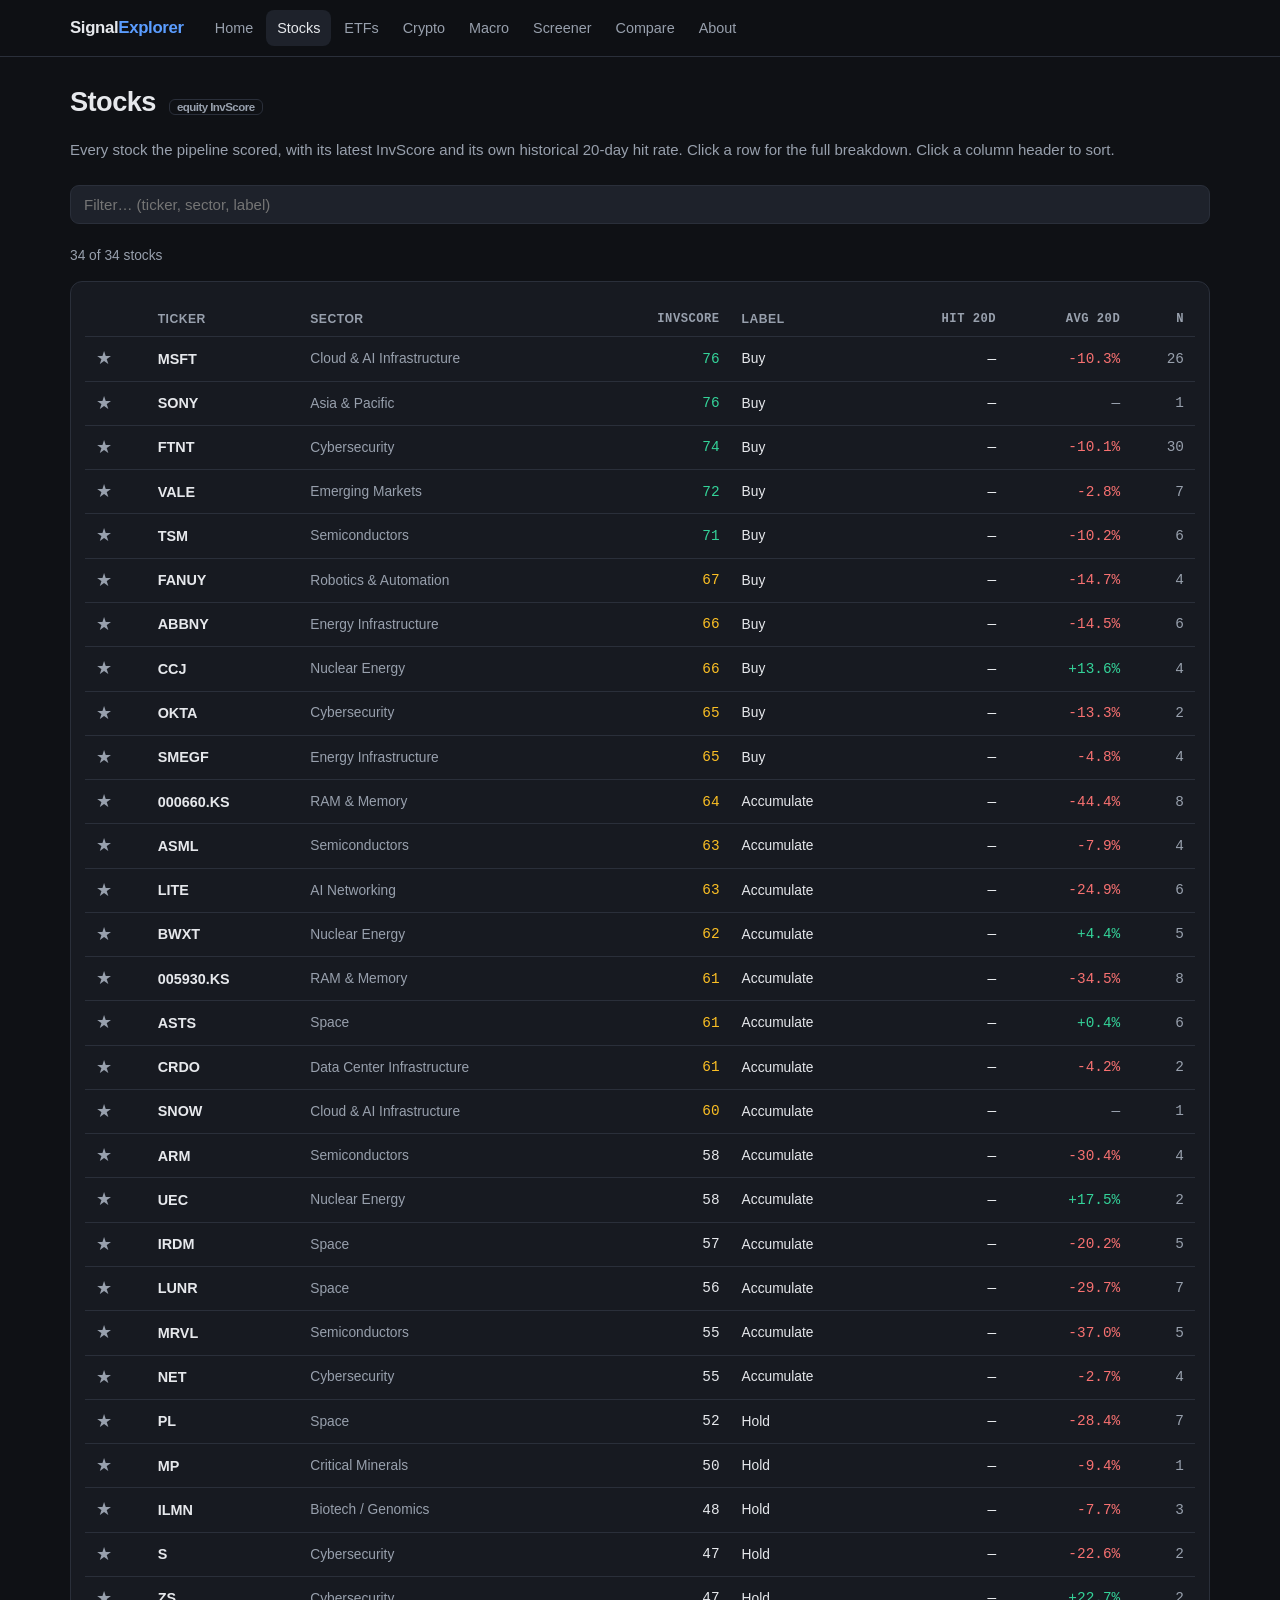
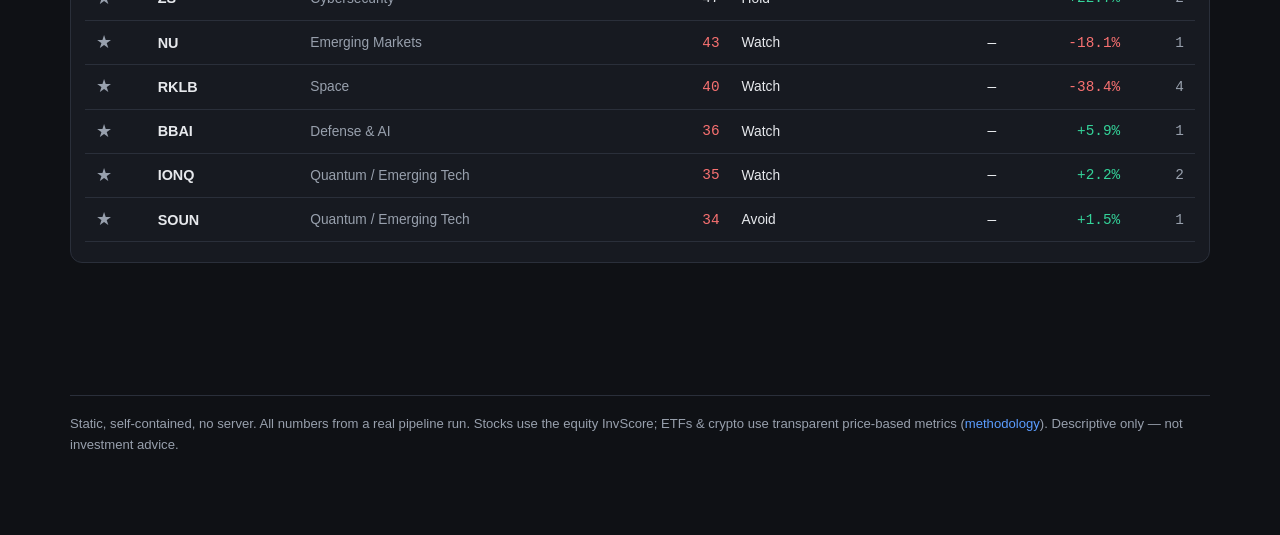
<file: docs/explorer/stocks.html>
<!DOCTYPE html><html lang="en"><head>
<meta charset="utf-8"><meta name="viewport" content="width=device-width,initial-scale=1">
<title>Stocks — Signal Explorer</title>
<link rel="stylesheet" href="styles.css">
<script src="data.js"></script>
<script src="app.js"></script>
</head><body>
<header class="top"><div class="row"><div class="brand">Signal<span>Explorer</span></div><nav><a href="home.html">Home</a><a href="stocks.html" class="active">Stocks</a><a href="etfs.html">ETFs</a><a href="crypto.html">Crypto</a><a href="macro.html">Macro</a><a href="screener.html">Screener</a><a href="compare.html">Compare</a><a href="about.html">About</a></nav></div></header>
<div class="wrap">
<h1>Stocks <span class="tag">equity InvScore</span></h1>
<p class="sub">Every stock the pipeline scored, with its latest InvScore and its own historical
20-day hit rate. Click a row for the full breakdown. Click a column header to sort.</p>
<input class="search" id="q" placeholder="Filter… (ticker, sector, label)">
<p class="small muted" id="count"></p>
<div class="card tight"><table id="tbl"><thead><tr>
<th></th><th data-sort="ticker">Ticker</th><th data-sort="sector">Sector</th>
<th class="num" data-sort="inv_score">InvScore</th><th data-sort="label">Label</th>
<th class="num" data-sort="hit_rate_20d">Hit 20d</th>
<th class="num" data-sort="avg_return_20d_pct">Avg 20d</th><th class="num" data-sort="n_signals">n</th>
</tr></thead><tbody></tbody></table></div>
<script>
const rows=()=>window.SITE_DATA.stocks;
function row(t){
  const tr=el("tr");tr.onclick=e=>{if(e.target.closest(".star"))return;location.href=tickerHref("stock",t.ticker);};
  const id="stock:"+t.ticker;
  tr.innerHTML=`<td><span class="star ${wlHas(id)?'on':''}" data-id="${id}">★</span></td>
   <td><b>${t.ticker}</b></td><td class="muted small">${t.sector||"—"}</td>
   <td class="num"><span class="val ${invClass(t.inv_score)}">${t.inv_score??"—"}</span></td>
   <td class="small">${t.label}</td>
   <td class="num">${pctRaw(t.hit_rate_20d)}</td>
   <td class="num" style="color:${colNum(t.avg_return_20d_pct)}">${pct(t.avg_return_20d_pct)}</td>
   <td class="num muted">${t.n_signals}</td>`;
  tr.querySelector(".star").onclick=ev=>{const on=wlToggle(id);ev.currentTarget.classList.toggle("on",on);};
  return tr;
}
makeTable("#tbl tbody",rows,row,{tableSel:"#tbl",searchSel:"#q",sortKey:"inv_score",
 strCols:["ticker","sector","label"],searchText:t=>t.ticker+" "+t.sector+" "+t.label,
 onCount:n=>$("#count").textContent=`${n} of ${rows().length} stocks`});
</script></div>
<div class="wrap"><footer>
Static, self-contained, no server. All numbers from a real pipeline run.
Stocks use the equity InvScore; ETFs &amp; crypto use transparent price-based metrics
(<a href="about.html">methodology</a>). Descriptive only — not investment advice.
</footer></div>
</body></html>
</file>
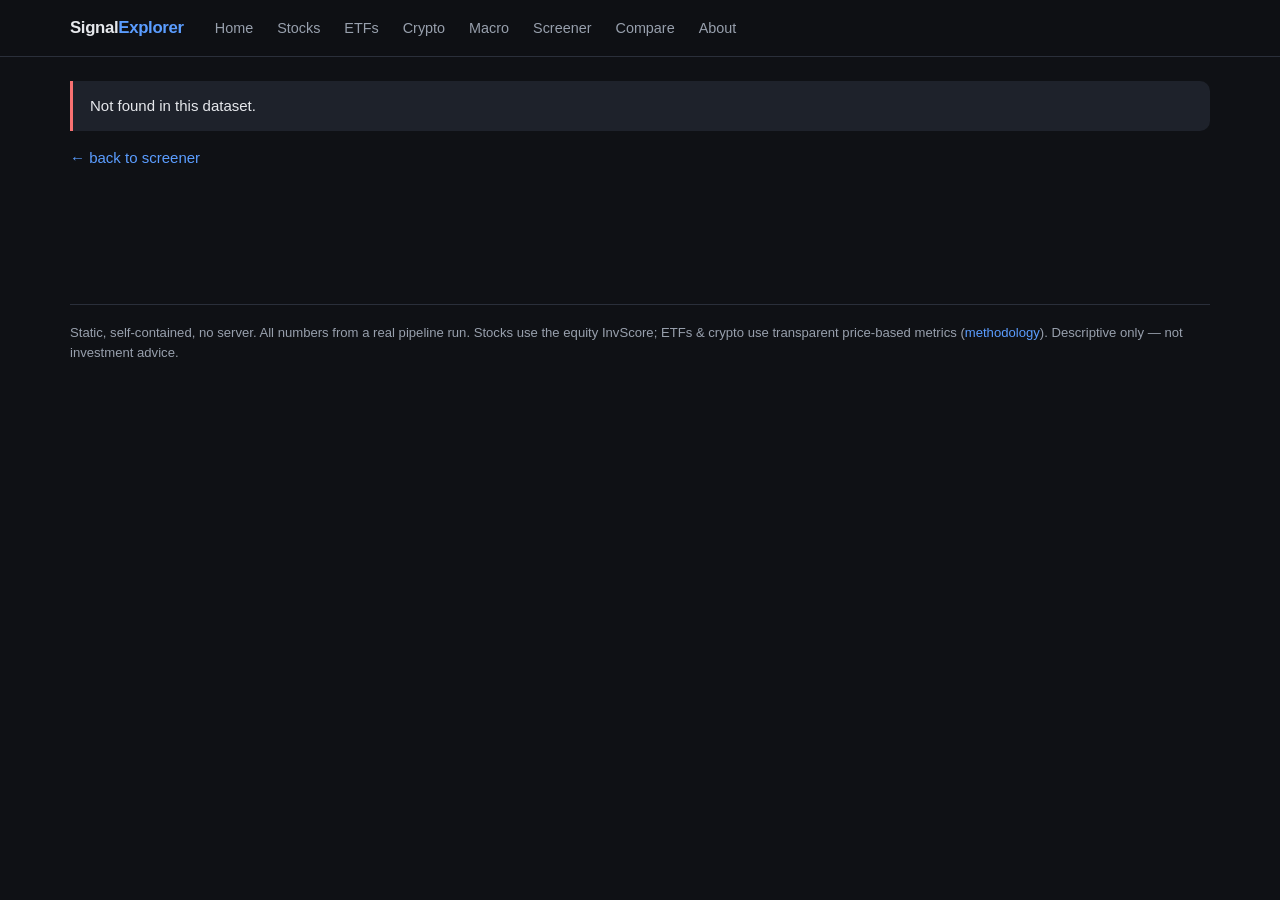
<file: docs/explorer/ticker.html>
<!DOCTYPE html><html lang="en"><head>
<meta charset="utf-8"><meta name="viewport" content="width=device-width,initial-scale=1">
<title>Ticker — Signal Explorer</title>
<link rel="stylesheet" href="styles.css">
<script src="data.js"></script>
<script src="app.js"></script>
</head><body>
<header class="top"><div class="row"><div class="brand">Signal<span>Explorer</span></div><nav><a href="home.html">Home</a><a href="stocks.html">Stocks</a><a href="etfs.html">ETFs</a><a href="crypto.html">Crypto</a><a href="macro.html">Macro</a><a href="screener.html">Screener</a><a href="compare.html">Compare</a><a href="about.html">About</a></nav></div></header>
<div class="wrap">
<div id="root"><p class="muted">Loading…</p></div>
<script>
const D=window.SITE_DATA;
const p=new URLSearchParams(location.search);
const a=p.get("a")||"stock", t=p.get("t")||"";
function find(){
  if(a==="stock")return D.stocks.find(x=>x.ticker===t);
  const arr=a==="etf"?D.etfs:D.crypto;return (arr||[]).find(x=>x.ticker===t);
}
const r=find();const root=$("#root");
if(!r){root.innerHTML=`<h1>${t}</h1><p class="callout bad">Not found in this dataset.</p>
 <p><a href="screener.html">← back to screener</a></p>`;}
else if(a==="stock"){
  const id="stock:"+r.ticker;
  const lay=r.layer||{};
  const layRows=[["L1 Technical",lay.l1_tech],["L2 Graph",lay.l2_graph],["L3 News",lay.l3_news],
    ["L4 Fundamentals",lay.l4_fa],["Macro",lay.macro]];
  root.innerHTML=`
   <div class="controls"><a href="stocks.html">← Stocks</a></div>
   <h1>${r.ticker} <span class="star ${wlHas(id)?'on':''}" id="st">★</span></h1>
   <p class="sub">${r.sector} · last signal ${r.last_date} · ${r.n_signals} logged signals</p>
   <div class="grid cols-4" style="margin:14px 0">
     <div class="kpi"><div class="label">InvScore</div><div class="val ${invClass(r.inv_score)}">${r.inv_score??"—"}</div><div class="note">${r.label}</div></div>
     <div class="kpi"><div class="label">Signal score</div><div class="val">${r.signal_score}</div></div>
     <div class="kpi"><div class="label">Own hit rate 20d</div><div class="val warn">${pctRaw(r.hit_rate_20d)}</div></div>
     <div class="kpi"><div class="label">Avg 20d return</div><div class="val ${r.avg_return_20d_pct>0?'good':'bad'}">${pct(r.avg_return_20d_pct)}</div></div>
   </div>
   <div class="callout warn"><b>Descriptive, not a buy call.</b> A high InvScore historically maps to
     <em>worse</em> forward returns (inverse calibration). See <a href="about.html">methodology</a>.</div>
   <h2>Per-layer sub-scores</h2>
   <div class="card tight"><table><thead><tr><th>Layer</th><th class="num">Score</th><th style="width:50%"></th></tr></thead>
   <tbody>${layRows.map(([n,v])=>`<tr><td>${n}</td><td class="num">${v==null?"—":v.toFixed(0)}</td>
     <td><div class="bar"><span style="left:0;width:${v==null?0:Math.min(100,v)}%;background:var(--accent)"></span></div></td></tr>`).join("")}</tbody></table></div>`;
  $("#st").onclick=e=>{const on=wlToggle(id);e.currentTarget.classList.toggle("on",on);};
}else{
  const id=a+":"+r.ticker;const m=r.metrics;
  const mk=(l,v,c,s="")=>`<div class="kpi"><div class="label">${l}</div><div class="val ${c||''}">${v}</div><div class="note">${s}</div></div>`;
  root.innerHTML=`
   <div class="controls"><a href="${a}s.html">← ${a==='etf'?'ETFs':'Crypto'}</a></div>
   <h1>${r.ticker.replace('-USD','')} <span class="star ${wlHas(id)?'on':''}" id="st">★</span>
     <span class="tag">price-based</span></h1>
   <p class="sub">${r.name} · ${r.sector||a} · ${r.n_obs} daily obs</p>
   <div class="grid cols-4" style="margin:14px 0">
     ${mk("Last",m.last!=null?("$"+m.last):"—")}
     ${mk("12-1 momentum",pct(m.mom_12_1),m.mom_12_1>0?'good':'bad')}
     ${mk("Trend vs 200d",pct(m.trend_200d),m.trend_200d>0?'good':'bad',m.above_200d?'above MA':'below MA')}
     ${mk("3-month",pct(m.ret_3m),m.ret_3m>0?'good':'bad')}
     ${mk("12-month",pct(m.ret_12m),m.ret_12m>0?'good':'bad')}
     ${mk("Max drawdown",pct(m.max_drawdown),'bad')}
     ${mk("Annual vol",num(m.vol_annual,1,'%'),'warn')}
     ${mk("Naive Sharpe",num(m.sharpe_naive,2),m.sharpe_naive>0?'good':'bad')}
   </div>
   <div class="callout ${a==='crypto'?'exp':''}">${a==='crypto'?'<b>Experimental:</b> ':''}Price-based metrics
     only — not the equity InvScore. <a href="about.html">methodology</a>.</div>`;
  $("#st").onclick=e=>{const on=wlToggle(id);e.currentTarget.classList.toggle("on",on);};
}
</script></div>
<div class="wrap"><footer>
Static, self-contained, no server. All numbers from a real pipeline run.
Stocks use the equity InvScore; ETFs &amp; crypto use transparent price-based metrics
(<a href="about.html">methodology</a>). Descriptive only — not investment advice.
</footer></div>
</body></html>
</file>
<file: docs/explorer/styles.css>
:root{--bg:#0f1115;--panel:#171a21;--panel2:#1e222b;--border:#2a2f3a;--text:#e6e8ec;
--muted:#98a0ad;--accent:#5b9dff;--accent2:#7c5cff;--good:#34d399;--bad:#f87171;
--warn:#fbbf24;--chip:#232834;--mono:ui-monospace,Menlo,Consolas,monospace;
--sans:-apple-system,BlinkMacSystemFont,"Segoe UI",Roboto,Helvetica,Arial,sans-serif;}
*{box-sizing:border-box}body{margin:0;background:var(--bg);color:var(--text);
font-family:var(--sans);line-height:1.55;font-size:15px}
a{color:var(--accent);text-decoration:none}a:hover{text-decoration:underline}
code{font-family:var(--mono);background:var(--chip);padding:1px 5px;border-radius:4px;font-size:.88em}
.wrap{max-width:1180px;margin:0 auto;padding:0 20px 80px}
header.top{position:sticky;top:0;z-index:30;background:rgba(15,17,21,.93);
backdrop-filter:blur(8px);border-bottom:1px solid var(--border)}
header.top .row{max-width:1180px;margin:0 auto;display:flex;align-items:center;gap:6px;
padding:10px 20px;flex-wrap:wrap}
.brand{font-weight:700;letter-spacing:-.02em;margin-right:14px;font-size:1.05rem}
.brand span{color:var(--accent)}
header.top nav{display:flex;gap:2px;flex-wrap:wrap}
header.top nav a{color:var(--muted);padding:7px 11px;border-radius:8px;font-size:.9rem}
header.top nav a:hover{color:var(--text);background:var(--chip);text-decoration:none}
header.top nav a.active{color:var(--text);background:var(--panel2)}
h1{font-size:1.7rem;margin:24px 0 6px;letter-spacing:-.02em}
h2{font-size:1.25rem;margin:26px 0 12px}h3{font-size:1.02rem;margin:18px 0 8px}
.sub{color:var(--muted)}.muted{color:var(--muted)}.small{font-size:.86rem}
.lead{font-size:1.05rem}
.grid{display:grid;gap:14px}.cols-2{grid-template-columns:repeat(auto-fit,minmax(290px,1fr))}
.cols-3{grid-template-columns:repeat(auto-fit,minmax(220px,1fr))}
.cols-4{grid-template-columns:repeat(auto-fit,minmax(180px,1fr))}
.card{background:var(--panel);border:1px solid var(--border);border-radius:12px;padding:18px 20px;margin:12px 0}
.card.tight{padding:12px 14px}
.assetcard{display:block;background:var(--panel);border:1px solid var(--border);border-radius:14px;
padding:20px;transition:transform .12s,border-color .12s}
.assetcard:hover{transform:translateY(-2px);border-color:var(--accent);text-decoration:none}
.assetcard .big{font-size:2rem;font-family:var(--mono);margin:6px 0}
.assetcard .name{font-size:1.1rem;font-weight:600;color:var(--text)}
.kpi{background:var(--panel2);border:1px solid var(--border);border-radius:10px;padding:13px 15px}
.kpi .label{color:var(--muted);font-size:.75rem;text-transform:uppercase;letter-spacing:.05em}
.kpi .val{font-size:1.55rem;font-family:var(--mono);margin-top:3px}
.kpi .note{color:var(--muted);font-size:.78rem;margin-top:2px}
.val.good{color:var(--good)}.val.bad{color:var(--bad)}.val.warn{color:var(--warn)}
table{width:100%;border-collapse:collapse;margin:8px 0;font-size:.9rem}
th,td{text-align:left;padding:8px 11px;border-bottom:1px solid var(--border)}
th{color:var(--muted);font-weight:600;font-size:.76rem;text-transform:uppercase;letter-spacing:.04em}
th[data-sort]{cursor:pointer;user-select:none}th[data-sort]:hover{color:var(--text)}
td.num,th.num{text-align:right;font-family:var(--mono)}
tbody tr{cursor:pointer}tbody tr:hover td{background:rgba(255,255,255,.03)}
.search{width:100%;background:var(--panel2);border:1px solid var(--border);color:var(--text);
border-radius:9px;padding:10px 13px;font-size:.94rem;font-family:inherit;margin:8px 0}
.controls{display:flex;gap:8px;flex-wrap:wrap;align-items:center;margin:8px 0}
select,.btn{background:var(--panel2);border:1px solid var(--border);color:var(--text);
border-radius:8px;padding:8px 11px;font-family:inherit;font-size:.88rem;cursor:pointer}
.btn:hover{border-color:var(--accent)}
.verdict{display:inline-block;padding:2px 9px;border-radius:6px;font-size:.74rem;font-family:var(--mono);font-weight:600}
.v-fail{background:rgba(248,113,113,.15);color:var(--bad)}
.v-warn{background:rgba(251,191,36,.15);color:var(--warn)}
.v-weak{background:rgba(152,160,173,.15);color:var(--muted)}
.v-ok{background:rgba(52,211,153,.15);color:var(--good)}
.v-exp{background:rgba(124,92,255,.18);color:#b9a9ff}
.pill{background:var(--chip);border:1px solid var(--border);border-radius:999px;
padding:3px 11px;font-size:.78rem;color:var(--muted);font-family:var(--mono)}
.pill b{color:var(--text)}
.callout{border-left:3px solid var(--accent);background:var(--panel2);padding:13px 17px;border-radius:0 10px 10px 0;margin:14px 0}
.callout.warn{border-left-color:var(--warn)}.callout.bad{border-left-color:var(--bad)}
.callout.good{border-left-color:var(--good)}.callout.exp{border-left-color:var(--accent2)}
.bar{height:8px;background:var(--chip);border-radius:4px;position:relative;overflow:hidden}
.bar>span{position:absolute;top:0;bottom:0}
.spark{display:inline-block;vertical-align:middle}
footer{color:var(--muted);font-size:.82rem;border-top:1px solid var(--border);margin-top:40px;padding-top:18px}
.tag{font-size:.72rem;color:var(--muted);border:1px solid var(--border);border-radius:6px;padding:1px 7px;margin-left:6px}
ul.clean{padding-left:20px}ul.clean li{margin:5px 0}
.row-actions{display:flex;gap:6px}
.star{cursor:pointer;color:var(--muted);font-size:1.1rem}.star.on{color:var(--warn)}
</file>
